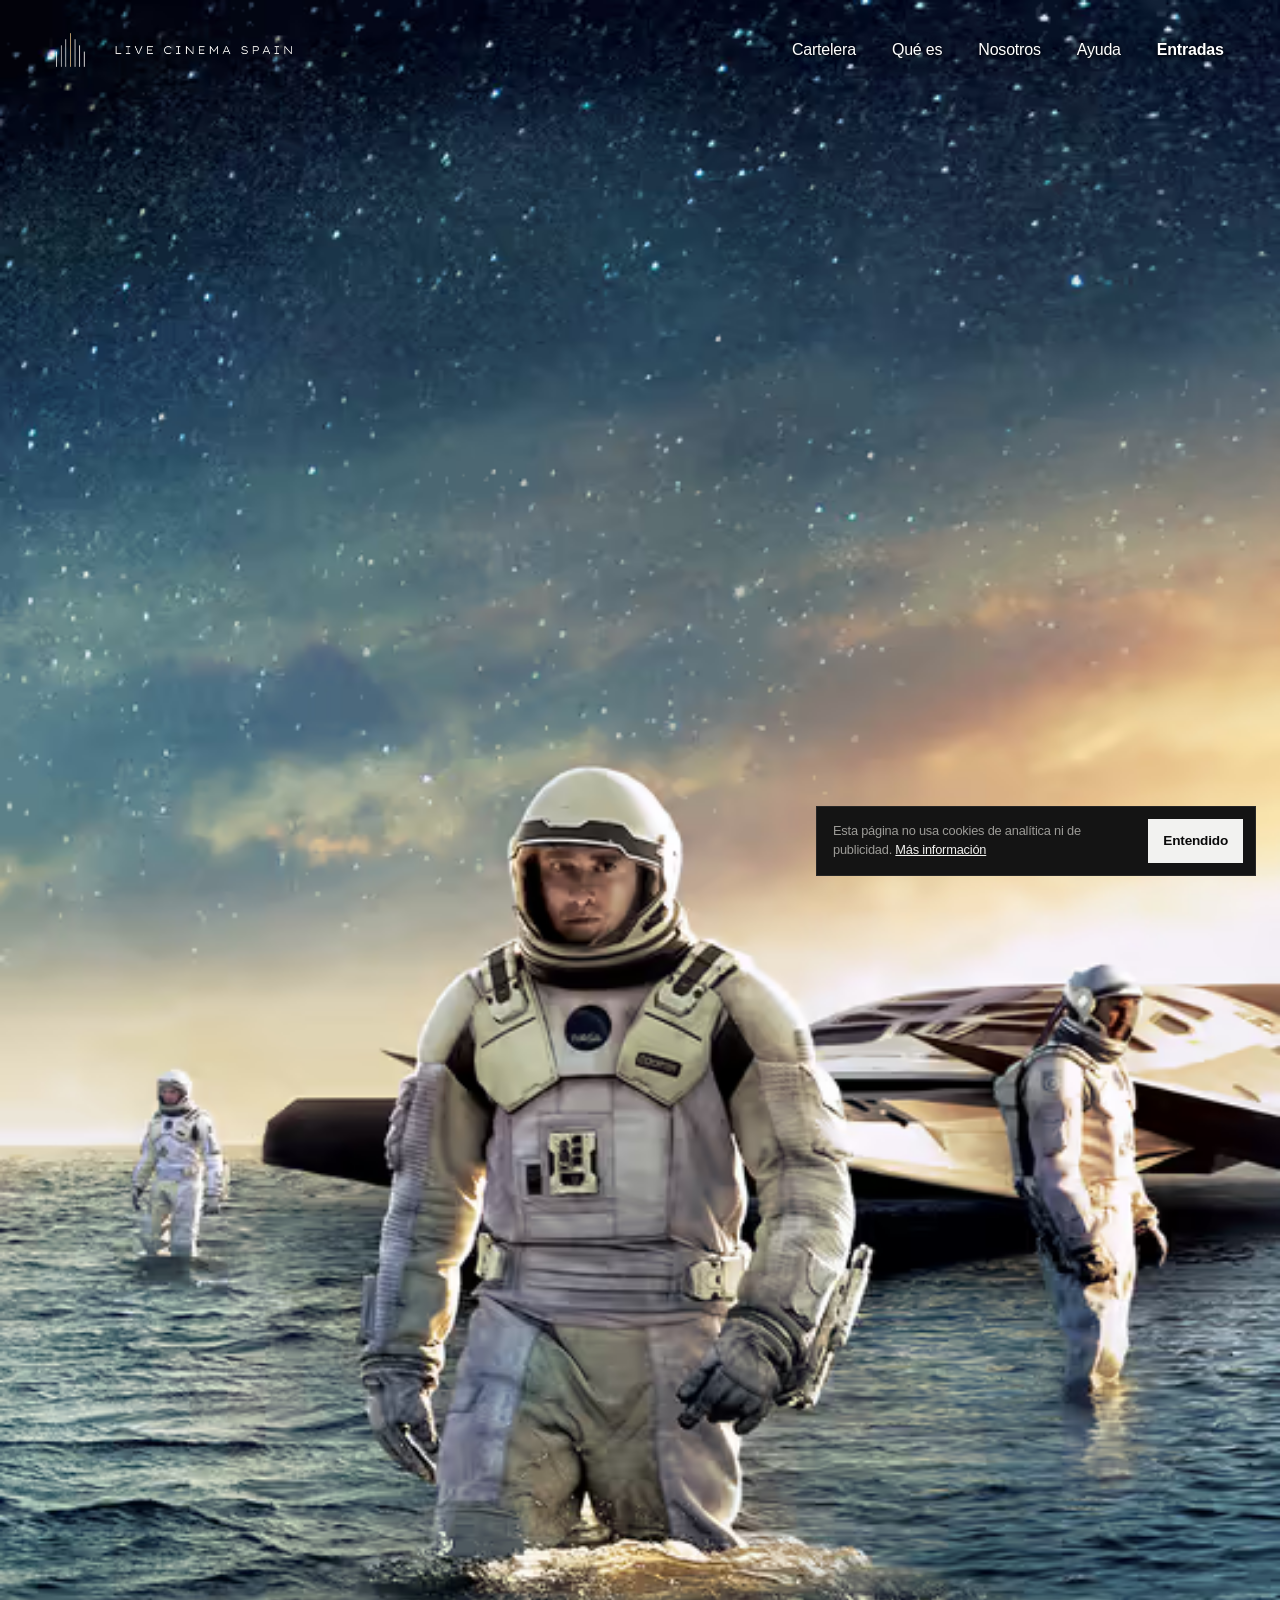
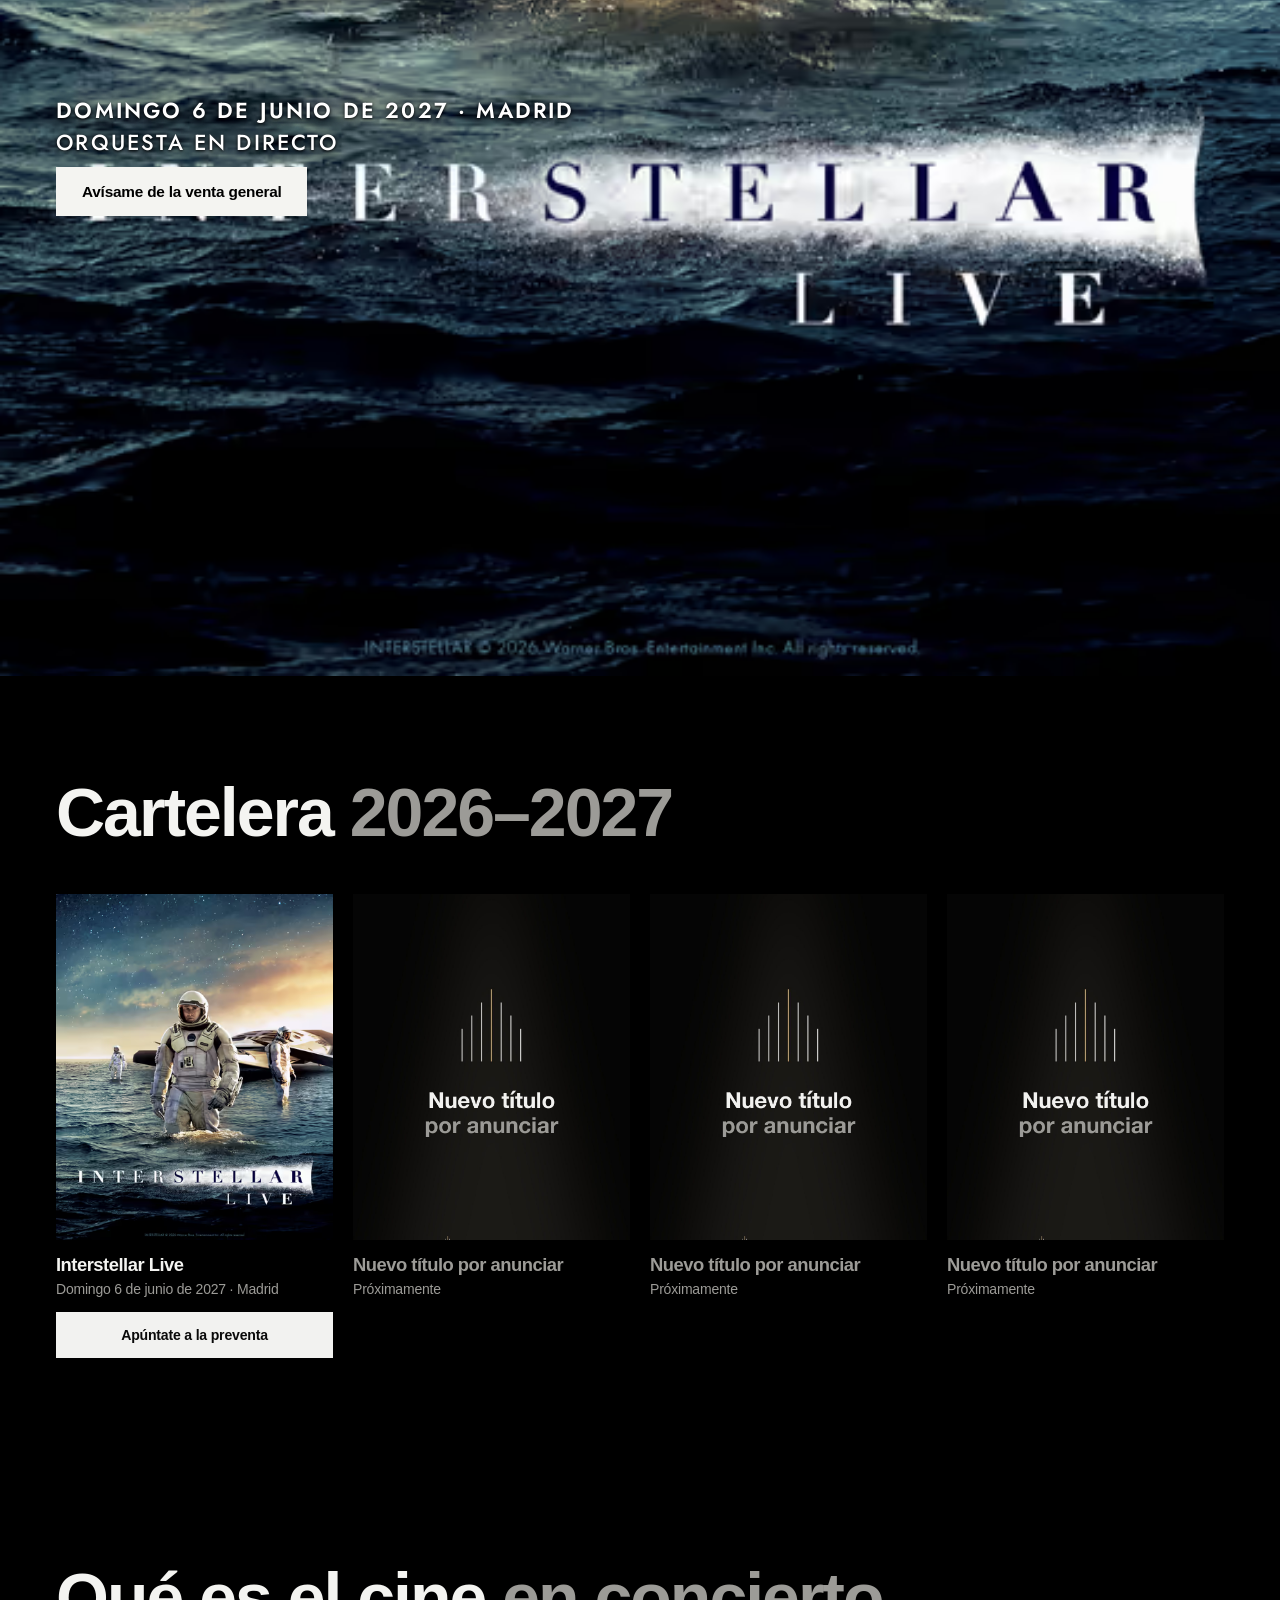
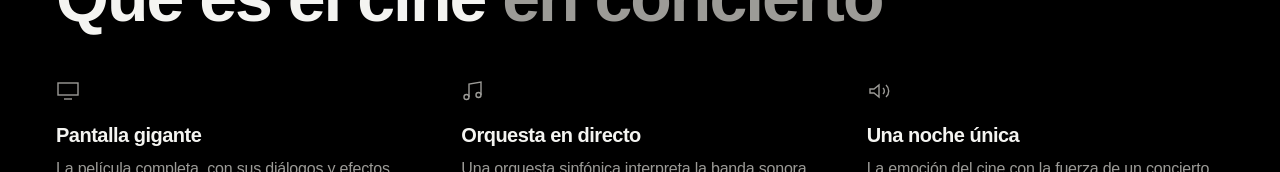
<file: index.html>
<!doctype html>
<html lang="es">
<head>
<meta charset="utf-8">
<meta name="robots" content="noindex">
<meta name="viewport" content="width=device-width, initial-scale=1, viewport-fit=cover">
<title>Live Cinema Spain · Cine en concierto con orquesta en directo</title>
<meta name="description" content="Live Cinema Spain produce y promueve cine en concierto en España: películas en pantalla gigante con orquesta sinfónica en directo. Cartelera 2026–2027: primeros títulos muy pronto.">
<link rel="canonical" href="https://livecinemaes.com/">
<meta name="theme-color" content="#0a0a0a">
<meta property="og:type" content="website">
<meta property="og:site_name" content="Live Cinema Spain">
<meta property="og:locale" content="es_ES">
<meta property="og:title" content="Live Cinema Spain · Cine en concierto con orquesta en directo">
<meta property="og:description" content="Live Cinema Spain produce y promueve cine en concierto en España: películas en pantalla gigante con orquesta sinfónica en directo. Cartelera 2026–2027: primeros títulos muy pronto.">
<meta property="og:url" content="https://livecinemaes.com/">
<meta property="og:image" content="https://livecinemaes.com/img/og-image.jpg">
<meta property="og:image:width" content="1200">
<meta property="og:image:height" content="630">
<meta name="twitter:card" content="summary_large_image">
<link rel="icon" href="img/favicon.svg" type="image/svg+xml">
<link rel="icon" href="img/favicon-32.png" sizes="32x32" type="image/png">
<link rel="apple-touch-icon" href="img/apple-touch-icon.png">
<link rel="preload" as="image" type="image/avif" media="(max-width: 700px)" imagesrcset="img/kv/kv-9x16-540.avif 540w, img/kv/kv-9x16-780.avif 780w, img/kv/kv-9x16-900.avif 900w" imagesizes="100vw" fetchpriority="high">
<link rel="preload" as="image" type="image/avif" media="(min-width: 701px)" imagesrcset="img/kv/kv-16x9-1000.avif 1000w, img/kv/kv-16x9-1600.avif 1600w" imagesizes="100vw" fetchpriority="high">
<link rel="stylesheet" href="css/styles.css?v=20261108a">
<script>document.documentElement.classList.add('js')</script>
<script type="application/ld+json">{"@context": "https://schema.org", "@type": "Organization", "name": "Live Cinema Spain", "url": "https://livecinemaes.com/", "logo": "https://livecinemaes.com/img/logo-livecinema.png", "email": "info@livecinemaes.com", "sameAs": ["https://www.tiktok.com/@livecinemaspain", "https://www.instagram.com/livecinemaspain/"]}</script>
</head>
<body class="con-kv" data-page="home" data-estado="lista" data-ahora="1794150448815" data-hasta="1794351599000">
<a class="skip" href="#main">Saltar al contenido</a>
<main id="main">
  <section class="hero-kv" aria-labelledby="hero-title">
    <header class="cab-kv">
      <a class="logo" href="./" aria-label="Live Cinema Spain, inicio"><img src="img/logo-livecinema.png" alt="Live Cinema Spain" width="887" height="128"></a>
      <nav class="nav-kv" aria-label="Principal">
        <a href="#cartelera">Cartelera</a>
        <a href="#que-es">Qué es</a>
        <a href="#nosotros">Nosotros</a>
        <a href="#ayuda">Ayuda</a>
        <a class="act js-compra" href="#lista-espera" aria-haspopup="dialog">Entradas</a>
      </nav>
    </header>
    <div class="poster">
      <picture>
        <source media="(max-width: 700px)" type="image/avif" srcset="img/kv/kv-9x16-540.avif 540w, img/kv/kv-9x16-780.avif 780w, img/kv/kv-9x16-900.avif 900w" sizes="100vw" width="900" height="1600">
        <source media="(max-width: 700px)" type="image/webp" srcset="img/kv/kv-9x16-540.webp 540w, img/kv/kv-9x16-780.webp 780w, img/kv/kv-9x16-900.webp 900w" sizes="100vw" width="900" height="1600">
        <source media="(max-width: 700px)" srcset="img/kv/kv-9x16-540.jpg 540w, img/kv/kv-9x16-780.jpg 780w, img/kv/kv-9x16-900.jpg 900w" sizes="100vw" width="900" height="1600">
        <source type="image/avif" srcset="img/kv/kv-16x9-1000.avif 1000w, img/kv/kv-16x9-1600.avif 1600w" sizes="100vw" width="1600" height="900">
        <source type="image/webp" srcset="img/kv/kv-16x9-1000.webp 1000w, img/kv/kv-16x9-1600.webp 1600w" sizes="100vw" width="1600" height="900">
        <img src="img/kv/kv-16x9-1600.jpg" srcset="img/kv/kv-16x9-1000.jpg 1000w, img/kv/kv-16x9-1600.jpg 1600w" sizes="100vw" alt="Interstellar Live" width="1600" height="900" fetchpriority="high">
      </picture>
      <div class="bajo">
        <h1 class="sr-only" id="hero-title">Interstellar Live</h1>
        <p class="datos">Domingo 6 de junio de 2027 · Madrid<br><span class="l2">Orquesta en directo</span></p>
        <div class="cta cta-d"><a class="btn btn-kv js-compra" href="#lista-espera" aria-haspopup="dialog">Apúntate a la preventa</a></div>
      </div>
    </div>
    
  </section>

  <section class="section" id="cartelera" aria-labelledby="t-cartelera">
    <div class="wrap">
      <h2 class="title-l section-title reveal" id="t-cartelera">Cartelera <span>2026–2027</span></h2>
      <ul class="posters">
        <li class="reveal">
          <a class="card card-kv js-compra" href="#lista-espera" aria-haspopup="dialog">
            <div class="card-poster">
              <picture>
                <source type="image/avif" srcset="img/kv/kv-4x5-400.avif 400w, img/kv/kv-4x5-720.avif 720w" sizes="(min-width: 900px) 25vw, 50vw" width="1080" height="1350">
                <source type="image/webp" srcset="img/kv/kv-4x5-400.webp 400w, img/kv/kv-4x5-720.webp 720w" sizes="(min-width: 900px) 25vw, 50vw" width="1080" height="1350">
                <img src="img/kv/kv-4x5-720.jpg" srcset="img/kv/kv-4x5-400.jpg 400w, img/kv/kv-4x5-720.jpg 720w" sizes="(min-width: 900px) 25vw, 50vw" alt="Interstellar Live" width="1080" height="1350" loading="lazy" decoding="async">
              </picture>
            </div>
            <div class="card-body">
              <h3 class="card-title">Interstellar Live</h3>
              <p class="card-meta">Domingo 6 de junio de 2027 · Madrid</p>
              <span class="btn card-boton js-compra-texto">Apúntate a la preventa</span>
            </div>
          </a>
        </li>
        <li class="reveal" style="--d:0.06s">
          <div class="card is-soon">
            <div class="card-poster"><img src="img/poster-proximamente.jpg" alt="Póster de Live Cinema Spain: nuevo título por anunciar" width="1000" height="1500" loading="lazy"></div>
            <div class="card-body">
              <h3 class="card-title">Nuevo título por anunciar</h3>
              <p class="card-meta">Próximamente</p>
            </div>
          </div>
        </li>
        <li class="reveal" style="--d:0.12s">
          <div class="card is-soon">
            <div class="card-poster"><img src="img/poster-proximamente.jpg" alt="Póster de Live Cinema Spain: nuevo título por anunciar" width="1000" height="1500" loading="lazy"></div>
            <div class="card-body">
              <h3 class="card-title">Nuevo título por anunciar</h3>
              <p class="card-meta">Próximamente</p>
            </div>
          </div>
        </li>
        <li class="reveal" style="--d:0.18s">
          <div class="card is-soon">
            <div class="card-poster"><img src="img/poster-proximamente.jpg" alt="Póster de Live Cinema Spain: nuevo título por anunciar" width="1000" height="1500" loading="lazy"></div>
            <div class="card-body">
              <h3 class="card-title">Nuevo título por anunciar</h3>
              <p class="card-meta">Próximamente</p>
            </div>
          </div>
        </li>
      </ul>
    </div>
  </section>

  <section class="section" id="que-es" aria-labelledby="t-quees">
    <div class="wrap">
      <h2 class="title-l section-title reveal" id="t-quees">Qué es el cine <span>en concierto</span></h2>
      <ul class="features">
        <li class="feature reveal">
          <svg viewBox="0 0 24 24" fill="none" stroke="currentColor" stroke-width="1.4" aria-hidden="true"><rect x="2" y="4" width="20" height="12"/><path d="M8 20h8"/></svg>
          <h3>Pantalla gigante</h3>
          <p>La película completa, con sus diálogos y efectos originales, proyectada sobre el escenario.</p>
        </li>
        <li class="feature reveal" style="--d:.08s">
          <svg viewBox="0 0 24 24" fill="none" stroke="currentColor" stroke-width="1.4" aria-hidden="true"><path d="M8 18V5l12-2v13"/><circle cx="5.5" cy="18" r="2.5"/><circle cx="17.5" cy="16" r="2.5"/></svg>
          <h3>Orquesta en directo</h3>
          <p>Una orquesta sinfónica interpreta la banda sonora en vivo, sincronizada con cada fotograma.</p>
        </li>
        <li class="feature reveal" style="--d:.16s">
          <svg viewBox="0 0 24 24" fill="none" stroke="currentColor" stroke-width="1.4" aria-hidden="true"><path d="M3 10v4h4l5 4V6l-5 4z"/><path d="M16 9a4 4 0 0 1 0 6M19 6a8 8 0 0 1 0 12"/></svg>
          <h3>Una noche única</h3>
          <p>La emoción del cine con la fuerza de un concierto. No se puede ver en casa ni repetir igual.</p>
        </li>
      </ul>
    </div>
  </section>

  <section class="section" id="nosotros" aria-labelledby="t-nosotros">
    <div class="wrap">
      <div class="about">
        <div class="about-media reveal">
          <img src="img/nosotros.jpg" alt="Orquesta sinfónica tocando bajo una pantalla con el logo de Live Cinema Spain" width="1086" height="1357" loading="lazy">
        </div>
        <div class="about-copy reveal" style="--d:.08s">
          <h2 class="title-l" id="t-nosotros">Nosotros</h2>
          <p>Live Cinema Spain trae a España el cine en concierto: grandes películas en pantalla gigante con su banda sonora interpretada en directo por una orquesta sinfónica.</p>
        </div>
      </div>
    </div>
  </section>

  <section class="section ayuda" id="ayuda" aria-labelledby="t-ayuda">
    <div class="wrap">
      <div class="ayuda-caja reveal">
        <h2 class="title-l" id="t-ayuda">Ayuda</h2>
        <p class="ayuda-pregunta">¿Dudas con tus entradas?</p>
        <p class="ayuda-mail">Escríbenos a <a href="mailto:entradas@livecinemaes.com">entradas@livecinemaes.com</a></p>
        <p class="ayuda-plazo">Te respondemos en menos de 24 h.</p>
        
      </div>
    </div>
  </section>
</main>

<footer class="pie-kv">
  <p>Interstellar Live is produced by Cutting Edge Group Presents in partnership with City Light Concerts.</p>
  <p>Interstellar © 2026 Warner Bros. Entertainment Inc. and Paramount Pictures Corporation. All rights reserved.</p>
  <p class="pie-enlaces"><span>© 2026 Live Cinema Spain</span><a href="legal/aviso-legal.html">Aviso legal</a><a href="legal/privacidad.html">Privacidad</a><a href="legal/cookies.html">Cookies</a></p>
</footer>
<dialog class="lista" id="lista-espera" aria-labelledby="lista-titulo">
  <button class="lista-cerrar" type="button" aria-label="Cerrar">×</button>
  <div class="lista-form">
    <h2 id="lista-titulo" class="sr-only">Apúntate a la preventa</h2>
    <ol class="lista-pasos" aria-label="Así funciona la preventa">
      <li class="lp lp-hoy"><span class="lp-n" aria-hidden="true">1</span><p><b class="lp-fecha">Hoy</b><span class="lp-frase">Apúntate con tu correo</span></p></li>
      <li class="lp"><span class="lp-n" aria-hidden="true">2</span><p><b class="lp-fecha">Mié 11 nov · 12:00</b><span class="lp-frase">Te llega tu acceso y compras antes que nadie</span></p></li>
      <li class="lp"><span class="lp-n" aria-hidden="true">3</span><p><b class="lp-fecha">Jue 12 nov · 12:00</b><span class="lp-frase">Venta para todo el público</span></p></li>
    </ol>
    <p id="lista-texto">Apúntate antes del martes 10 de noviembre a las 23:59 para entrar en la preventa.</p>
    <form id="form-lista-espera" novalidate>
      <label class="sr-only" for="lista-email">Correo</label>
      <input class="input" id="lista-email" name="email" type="email" inputmode="email" autocomplete="email" placeholder="tu@email.com" required>
      <button class="btn" type="submit">Apuntarme</button>
      <div class="hp" aria-hidden="true"><label>Web<input name="website" tabindex="-1" autocomplete="off"></label></div>
      <label class="check"><input name="privacidad" type="checkbox" required><span>He leído y acepto la <a href="legal/privacidad.html">política de privacidad</a>, y quiero recibir el acceso a la preventa y los avisos de venta de entradas de este espectáculo</span></label>
      <div id="lista-turnstile"></div>
      <p class="msg" id="lista-msg" role="alert"></p>
    </form>
  </div>
  <p class="lista-hecho" id="lista-hecho" tabindex="-1" hidden>Ya estás en la lista. Te enviaremos el acceso a la preventa, que va del miércoles 11 de noviembre a las 12:00 al jueves 12 a las 12:00.</p>
  <div class="lista-comercial" id="lista-comercial" hidden>
    <button class="btn btn-line" id="lista-comercial-si" type="button">Avisadme también de futuros espectáculos</button>
    <p class="lista-comercial-nota" id="lista-comercial-nota">Opcional. Al pulsar aceptas recibir comunicaciones comerciales de Live Cinema Spain. Puedes darte de baja cuando quieras.</p>
    <p class="msg" id="lista-comercial-msg" role="status"></p>
  </div>
</dialog>
<div class="cookie" id="cookie" role="region" aria-label="Aviso de cookies" hidden>
  <p>Esta página no usa cookies de analítica ni de publicidad. <a href="legal/cookies.html">Más información</a></p>
  <button class="btn" type="button">Entendido</button>
</div>
<script src="js/espejo.js?v=202611081507"></script>
<script src="js/main.js?v=202611081507"></script>
</body>
</html>
</file>
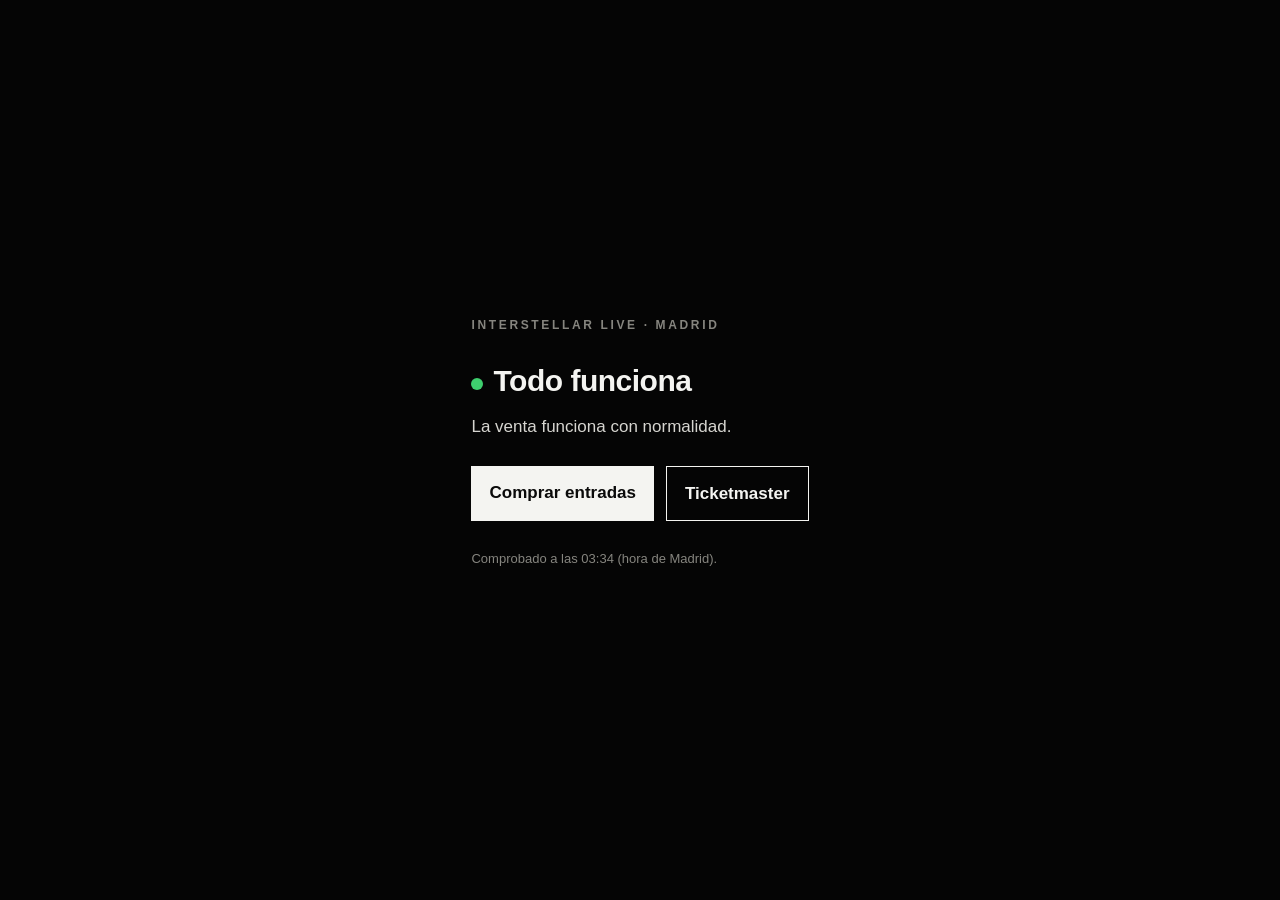
<file: estado/index.html>
<!doctype html>
<html lang="es">
<head>
<meta charset="utf-8">
<meta name="viewport" content="width=device-width,initial-scale=1">
<meta name="robots" content="noindex">
<title>Estado de la venta · Interstellar Live Madrid</title>
<style>
  :root{color-scheme:dark}
  body{margin:0;min-height:100vh;background:#050505;color:#f4f4f1;font:400 17px/1.6 -apple-system,"Helvetica Neue",Helvetica,Arial,sans-serif;display:flex;align-items:center;justify-content:center}
  main{max-width:560px;padding:32px 20px}
  .marca{font-size:12px;font-weight:700;letter-spacing:.22em;text-transform:uppercase;color:#86857f;margin:0 0 28px}
  .punto{display:inline-block;width:12px;height:12px;border-radius:50%;margin-right:10px;vertical-align:1px;background:#3ecf6e}
  [data-estado="demanda"] .punto{background:#f2b33d}
  [data-estado="problema"] .punto{background:#e5484d}
  h1{font-size:30px;line-height:1.2;margin:0 0 14px;font-weight:700;letter-spacing:-.5px}
  p{margin:0 0 14px;color:#d6d5d0}
  a{color:#f4f4f1}
  .botones{margin-top:26px;display:flex;flex-wrap:wrap;gap:12px}
  .btn{display:inline-block;padding:13px 18px;background:#f4f4f1;color:#0a0a0a;font-weight:700;text-decoration:none}
  .btn-linea{background:none;color:#f4f4f1;border:1px solid #f4f4f1}
  .hora{font-size:13px;color:#86857f;margin-top:28px}
</style>
</head>
<body data-estado="ok">
<main>
  <p class="marca">Interstellar Live · Madrid</p>
  <h1><span class="punto" aria-hidden="true"></span><span id="titulo">Todo funciona</span></h1>
  <p id="texto">La venta funciona con normalidad.</p>
  <div class="botones">
    <a class="btn" href="https://livecinemaes.com/comprar">Comprar entradas</a>
    <a class="btn btn-linea" href="https://www.ticketmaster.es/">Ticketmaster</a>
  </div>
  <p class="hora" id="hora"></p>
</main>
<script>
  // Página de estado fuera de Cloudflare (GitHub Pages): se cambia editando estado.json. Se vuelve a mirar cada minuto.
  const TEXTOS = {
    ok: ['Todo funciona', 'La venta funciona con normalidad.'],
    demanda: ['Mucha demanda', 'Hay muchísima gente comprando a la vez. No cierres la página: la cola avanza y no pierdes tu sitio.'],
    problema: ['Problema técnico', 'Estamos resolviendo un problema técnico. Ampliamos la preventa{hasta}. Tus compras ya hechas siguen siendo válidas.'],
  };
  async function mirar() {
    try {
      const e = await fetch('estado.json?t=' + Date.now(), { cache: 'no-store' }).then((r) => r.json());
      const [titulo, texto] = TEXTOS[e.estado] || TEXTOS.ok;
      document.body.dataset.estado = TEXTOS[e.estado] ? e.estado : 'ok';
      document.getElementById('titulo').textContent = titulo;
      document.getElementById('texto').textContent = (e.texto || texto).replace('{hasta}', e.hasta ? ` hasta las ${e.hasta}` : '');
      document.getElementById('hora').textContent = 'Comprobado a las ' + new Date().toLocaleTimeString('es-ES', { hour: '2-digit', minute: '2-digit', timeZone: 'Europe/Madrid' }) + ' (hora de Madrid).';
    } catch { /* se queda lo último */ }
  }
  mirar(); setInterval(mirar, 60000);
</script>
</body>
</html>
</file>
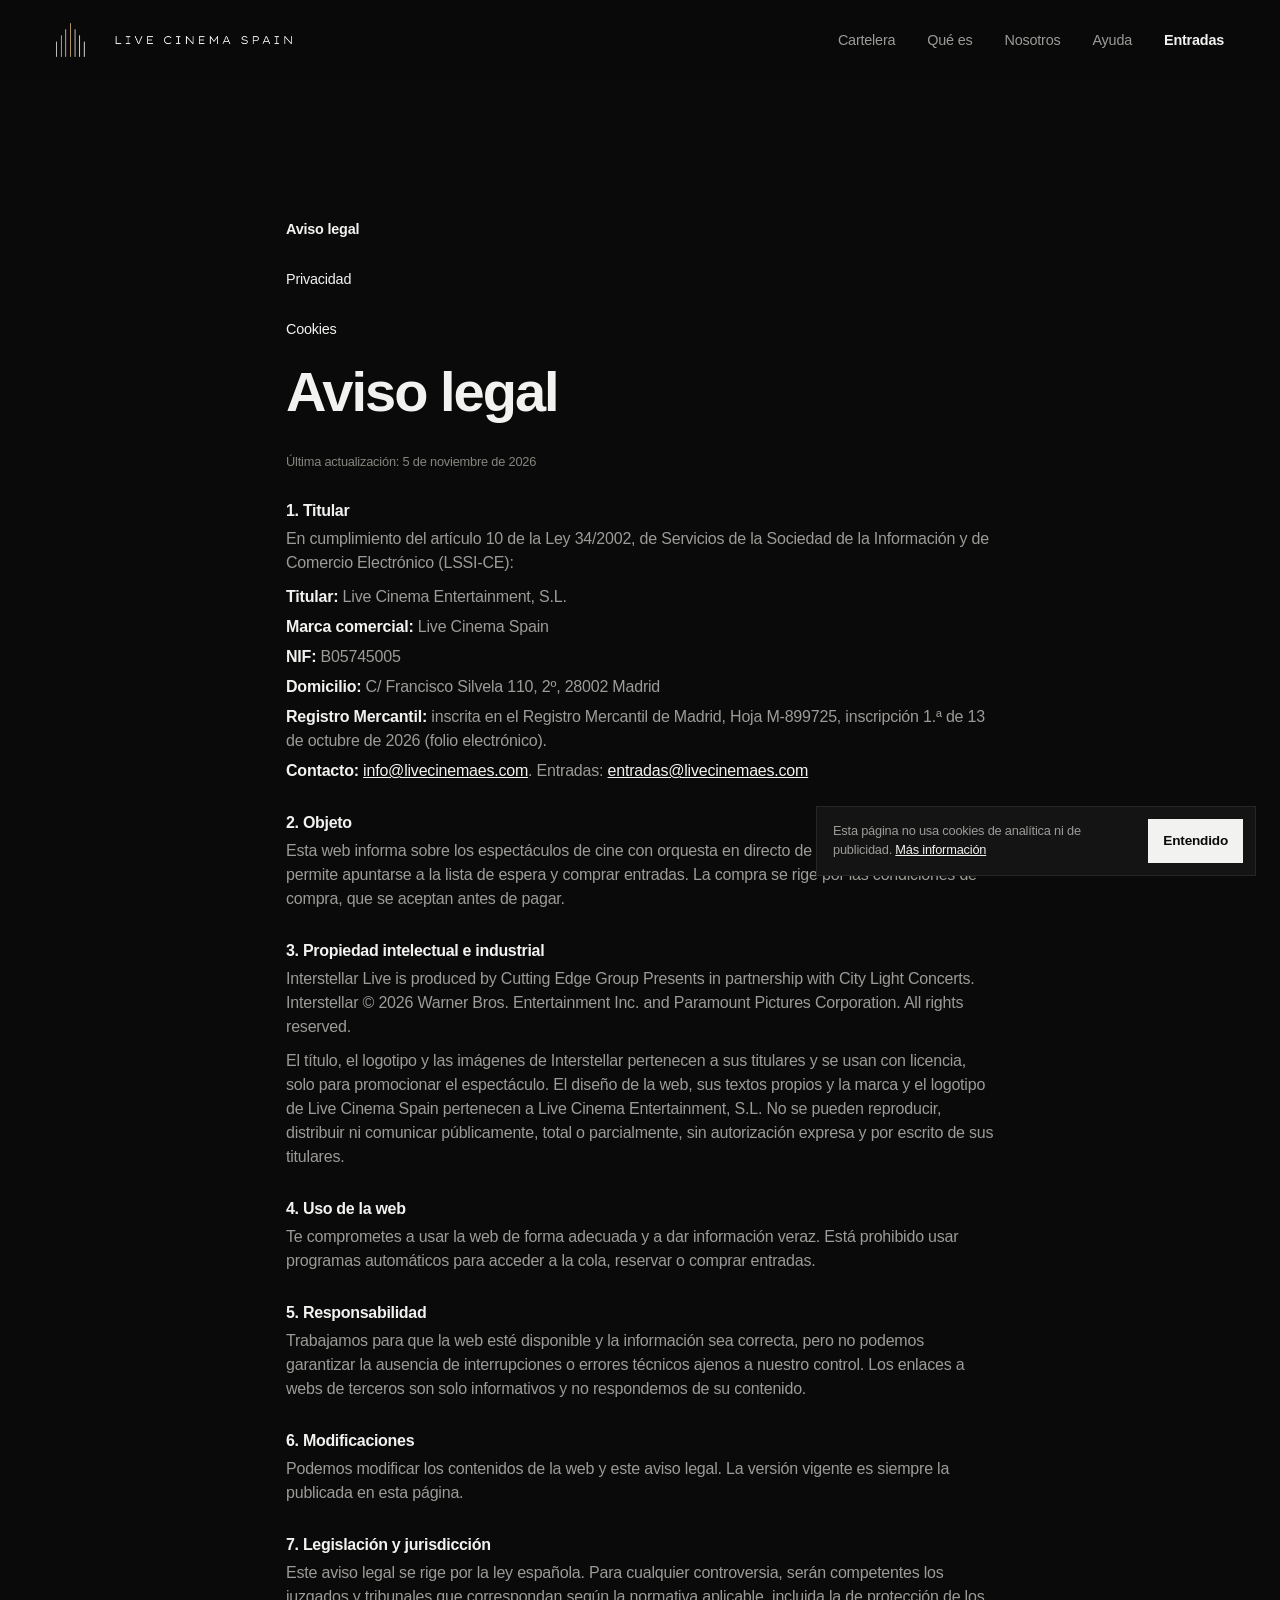
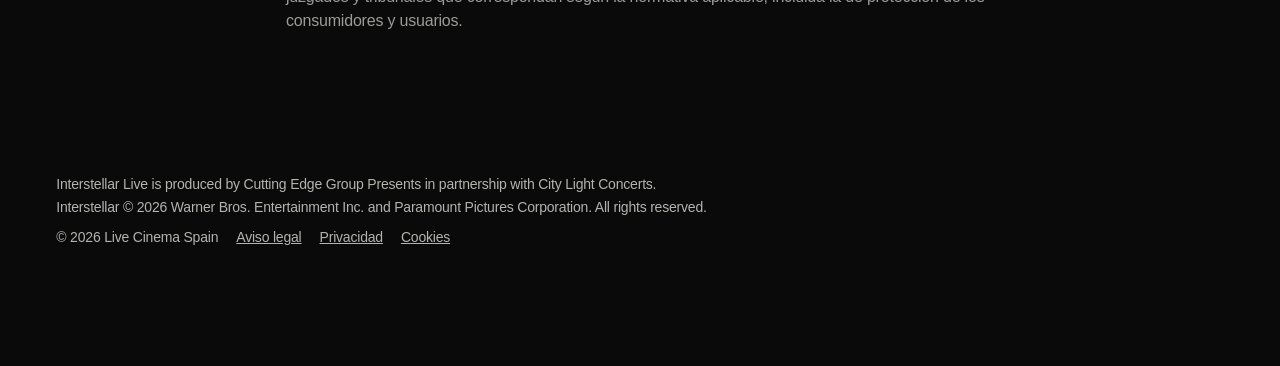
<file: legal/aviso-legal.html>
<!doctype html>
<html lang="es">
<head>
<meta charset="utf-8">
<meta name="robots" content="noindex">
<meta name="viewport" content="width=device-width, initial-scale=1, viewport-fit=cover">
<title>Aviso legal · Live Cinema Spain</title>
<meta name="description" content="Aviso legal de Live Cinema Spain, marca de Live Cinema Entertainment, S.L.">
<link rel="canonical" href="https://livecinemaes.com/legal/aviso-legal">
<meta name="theme-color" content="#0a0a0a">
<meta property="og:type" content="website">
<meta property="og:site_name" content="Live Cinema Spain">
<meta property="og:locale" content="es_ES">
<meta property="og:title" content="Aviso legal · Live Cinema Spain">
<meta property="og:description" content="Aviso legal de Live Cinema Spain, marca de Live Cinema Entertainment, S.L.">
<meta property="og:url" content="https://livecinemaes.com/legal/aviso-legal">
<meta property="og:image" content="https://livecinemaes.com/img/og-image.jpg">
<meta property="og:image:width" content="1200">
<meta property="og:image:height" content="630">
<meta name="twitter:card" content="summary_large_image">
<link rel="icon" href="../img/favicon.svg" type="image/svg+xml">
<link rel="icon" href="../img/favicon-32.png" sizes="32x32" type="image/png">
<link rel="apple-touch-icon" href="../img/apple-touch-icon.png">
<link rel="stylesheet" href="../css/styles.css?v=20261108a">
<script>document.documentElement.classList.add('js')</script>
</head>
<body data-page="legal">
<a class="skip" href="#main">Saltar al contenido</a>
<header class="site-header is-static">
  <div class="wrap">
    <a class="logo" href="../index.html" aria-label="Live Cinema Spain, inicio"><img src="../img/logo-livecinema.png" alt="Live Cinema Spain" width="887" height="128"></a>
    <nav class="nav" aria-label="Principal">
      <ul>
        <li><a href="../index.html#cartelera">Cartelera</a></li>
        <li><a href="../index.html#que-es">Qué es</a></li>
        <li><a href="../index.html#nosotros">Nosotros</a></li>
        <li><a href="../index.html#ayuda">Ayuda</a></li>
        <li><a class="nav-cta" href="../index.html#lista-espera">Entradas</a></li>
      </ul>
    </nav>
    <button class="menu-btn" type="button" aria-expanded="false" aria-controls="mobile-nav" aria-label="Abrir menú"><span></span></button>
  </div>
</header>
<div class="mobile-nav" id="mobile-nav">
  <nav aria-label="Menú móvil">
    <ul>
      <li><a href="../index.html#cartelera">Cartelera</a></li>
      <li><a href="../index.html#que-es">Qué es</a></li>
      <li><a href="../index.html#nosotros">Nosotros</a></li>
      <li><a href="../index.html#ayuda">Ayuda</a></li>
    </ul>
  </nav>
  <div class="menu-foot">
    <a class="btn" href="../index.html#lista-espera">Entradas</a>
    <ul class="social" aria-label="Redes sociales">
      <li><a href="https://www.tiktok.com/@livecinemaspain"><svg viewBox="0 0 24 24" fill="currentColor" aria-hidden="true"><path d="M16.6 3c.3 2.2 1.6 3.6 3.9 3.8v3a7.4 7.4 0 0 1-3.9-1.2v6.1c0 3.6-2.6 6.3-6.2 6.3A6 6 0 0 1 4.3 15c0-3.7 3.1-6.4 7-5.9v3.2c-1.8-.4-3.6.6-3.6 2.6 0 1.6 1.2 2.8 2.7 2.8 1.6 0 2.8-1.2 2.8-3.2V3h3.4Z"/></svg> TikTok</a></li>
      <li><a href="https://www.instagram.com/livecinemaspain/"><svg viewBox="0 0 24 24" fill="none" stroke="currentColor" stroke-width="1.7" aria-hidden="true"><rect x="3.5" y="3.5" width="17" height="17" rx="5"/><circle cx="12" cy="12" r="4"/><circle cx="17.2" cy="6.8" r="1" fill="currentColor" stroke="none"/></svg> Instagram</a></li>
    </ul>
  </div>
</div>

<main id="main" class="legal-page">
  <div class="wrap">
    <nav aria-label="Información legal">
      <ul class="legal-tabs">
        <li><a href="aviso-legal.html" aria-current="page">Aviso legal</a></li>
        <li><a href="privacidad.html">Privacidad</a></li>
        <li><a href="cookies.html">Cookies</a></li>
        </ul>
    </nav>
    <article>
<h1>Aviso legal</h1>
<p class="upd">Última actualización: 5 de noviembre de 2026</p>
<h2>1. Titular</h2>
<p>En cumplimiento del artículo 10 de la Ley 34/2002, de Servicios de la Sociedad de la Información y de Comercio Electrónico (LSSI-CE):</p>
<ul><li><b>Titular:</b> Live Cinema Entertainment, S.L.</li><li><b>Marca comercial:</b> Live Cinema Spain</li><li><b>NIF:</b> B05745005</li><li><b>Domicilio:</b> C/ Francisco Silvela 110, 2º, 28002 Madrid</li><li><b>Registro Mercantil:</b> inscrita en el Registro Mercantil de Madrid, Hoja M-899725, inscripción 1.ª de 13 de octubre de 2026 (folio electrónico).</li><li><b>Contacto:</b> <a href="mailto:info@livecinemaes.com">info@livecinemaes.com</a>. Entradas: <a href="mailto:entradas@livecinemaes.com">entradas@livecinemaes.com</a></li></ul>
<h2>2. Objeto</h2>
<p>Esta web informa sobre los espectáculos de cine con orquesta en directo de Live Cinema Spain, permite apuntarse a la lista de espera y comprar entradas. La compra se rige por las condiciones de compra, que se aceptan antes de pagar.</p>
<h2>3. Propiedad intelectual e industrial</h2>
<p>Interstellar Live is produced by Cutting Edge Group Presents in partnership with City Light Concerts.<br>Interstellar © 2026 Warner Bros. Entertainment Inc. and Paramount Pictures Corporation. All rights reserved.</p>
<p>El título, el logotipo y las imágenes de Interstellar pertenecen a sus titulares y se usan con licencia, solo para promocionar el espectáculo. El diseño de la web, sus textos propios y la marca y el logotipo de Live Cinema Spain pertenecen a Live Cinema Entertainment, S.L. No se pueden reproducir, distribuir ni comunicar públicamente, total o parcialmente, sin autorización expresa y por escrito de sus titulares.</p>
<h2>4. Uso de la web</h2>
<p>Te comprometes a usar la web de forma adecuada y a dar información veraz. Está prohibido usar programas automáticos para acceder a la cola, reservar o comprar entradas.</p>
<h2>5. Responsabilidad</h2>
<p>Trabajamos para que la web esté disponible y la información sea correcta, pero no podemos garantizar la ausencia de interrupciones o errores técnicos ajenos a nuestro control. Los enlaces a webs de terceros son solo informativos y no respondemos de su contenido.</p>
<h2>6. Modificaciones</h2>
<p>Podemos modificar los contenidos de la web y este aviso legal. La versión vigente es siempre la publicada en esta página.</p>
<h2>7. Legislación y jurisdicción</h2>
<p>Este aviso legal se rige por la ley española. Para cualquier controversia, serán competentes los juzgados y tribunales que correspondan según la normativa aplicable, incluida la de protección de los consumidores y usuarios.</p>
</article>
  </div>
</main>

<footer class="pie-kv">
  <p>Interstellar Live is produced by Cutting Edge Group Presents in partnership with City Light Concerts.</p>
  <p>Interstellar © 2026 Warner Bros. Entertainment Inc. and Paramount Pictures Corporation. All rights reserved.</p>
  <p class="pie-enlaces"><span>© 2026 Live Cinema Spain</span><a href="../legal/aviso-legal.html">Aviso legal</a><a href="../legal/privacidad.html">Privacidad</a><a href="../legal/cookies.html">Cookies</a></p>
</footer>
<div class="cookie" id="cookie" role="region" aria-label="Aviso de cookies" hidden>
  <p>Esta página no usa cookies de analítica ni de publicidad. <a href="../legal/cookies.html">Más información</a></p>
  <button class="btn" type="button">Entendido</button>
</div>
<script src="../js/espejo.js?v=202611081507"></script>
<script src="../js/main.js?v=202611081507"></script>
</body>
</html>
</file>
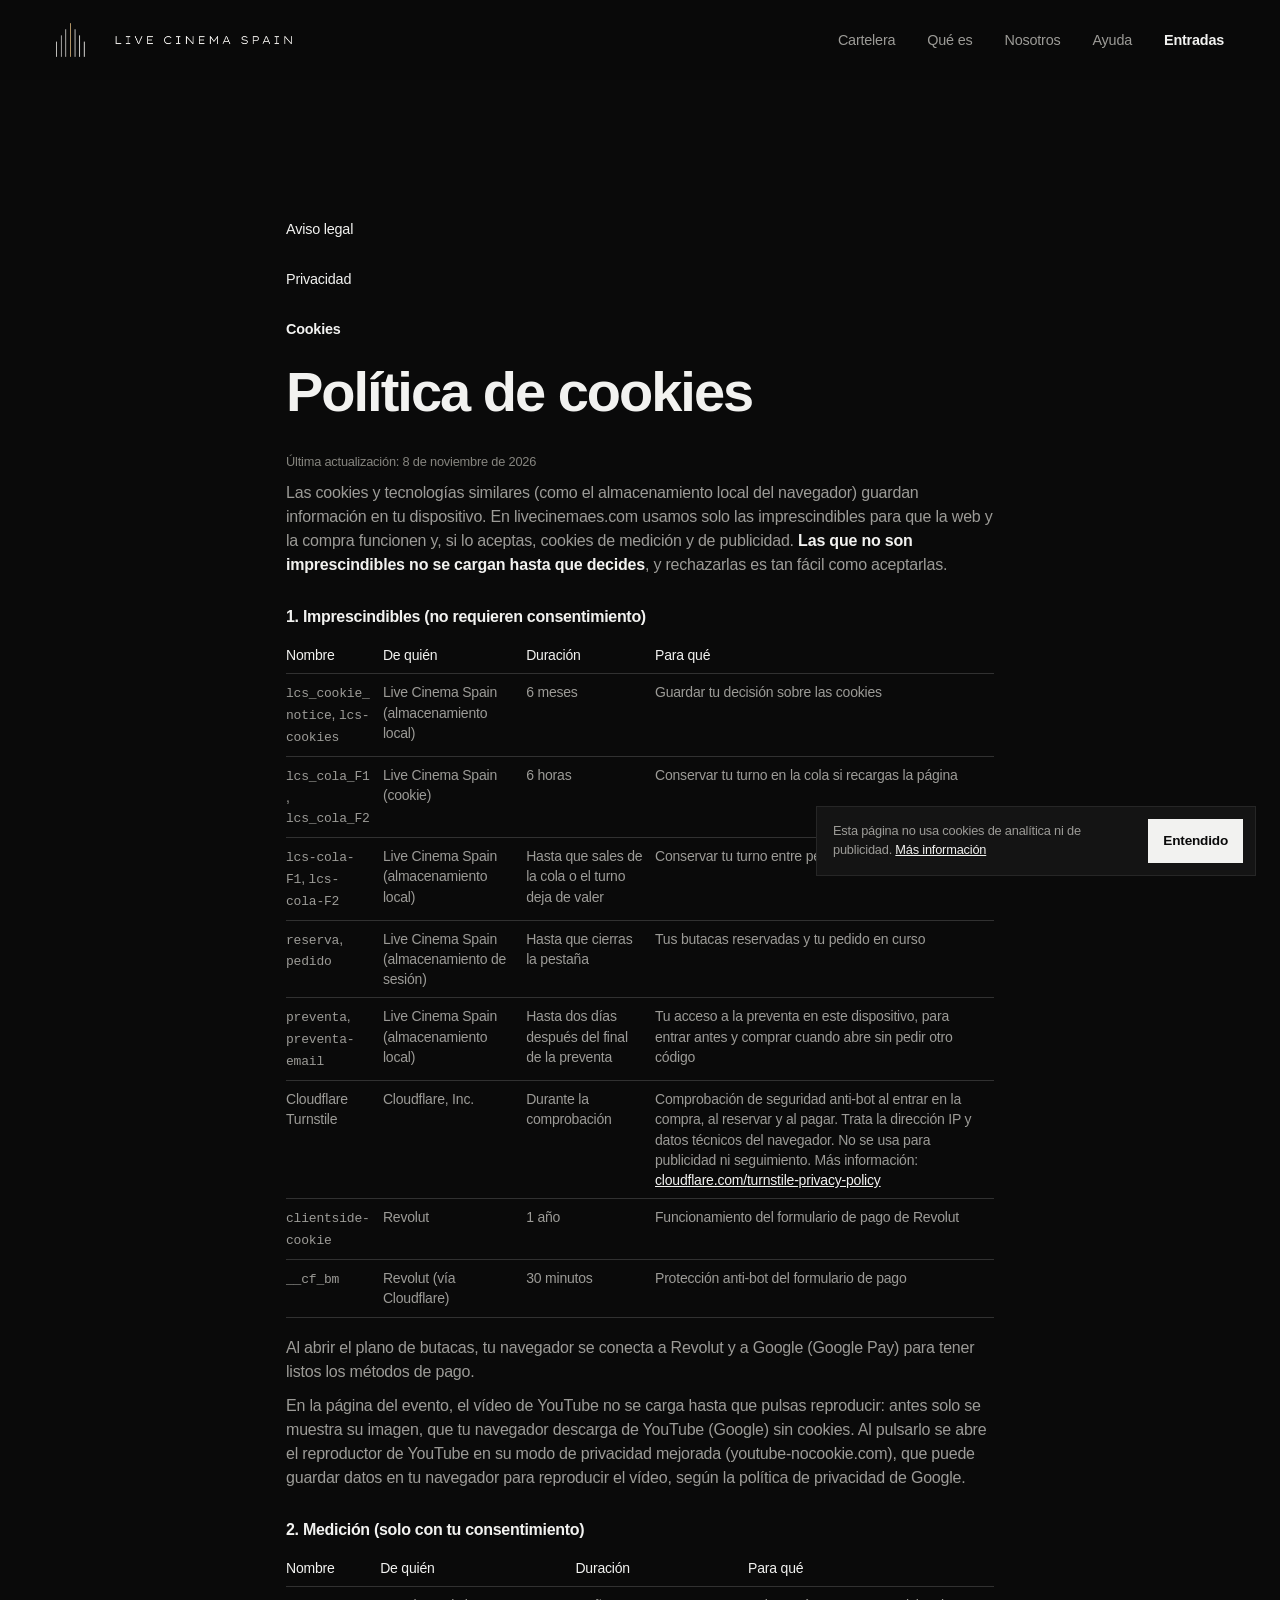
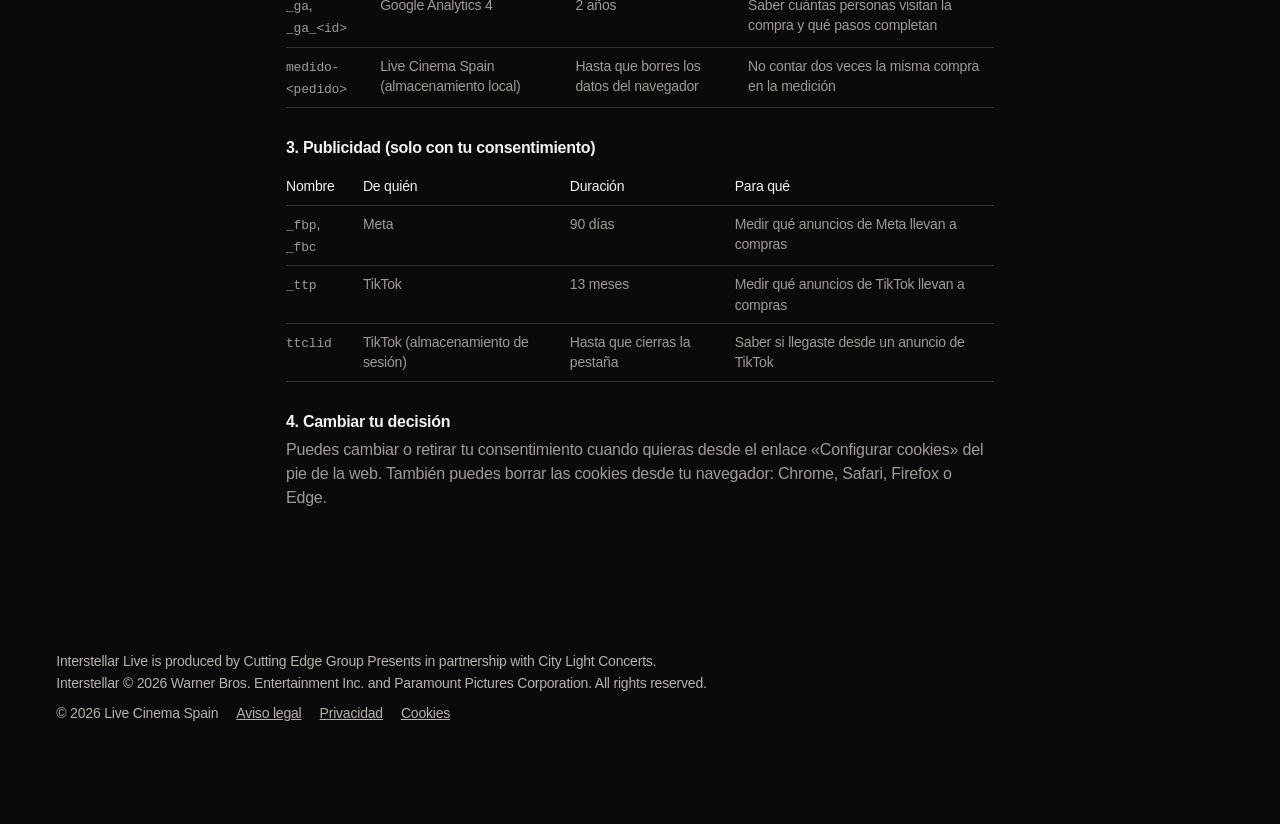
<file: legal/cookies.html>
<!doctype html>
<html lang="es">
<head>
<meta charset="utf-8">
<meta name="robots" content="noindex">
<meta name="viewport" content="width=device-width, initial-scale=1, viewport-fit=cover">
<title>Política de cookies · Live Cinema Spain</title>
<meta name="description" content="Política de cookies de Live Cinema Spain.">
<link rel="canonical" href="https://livecinemaes.com/legal/cookies">
<meta name="theme-color" content="#0a0a0a">
<meta property="og:type" content="website">
<meta property="og:site_name" content="Live Cinema Spain">
<meta property="og:locale" content="es_ES">
<meta property="og:title" content="Política de cookies · Live Cinema Spain">
<meta property="og:description" content="Política de cookies de Live Cinema Spain.">
<meta property="og:url" content="https://livecinemaes.com/legal/cookies">
<meta property="og:image" content="https://livecinemaes.com/img/og-image.jpg">
<meta property="og:image:width" content="1200">
<meta property="og:image:height" content="630">
<meta name="twitter:card" content="summary_large_image">
<link rel="icon" href="../img/favicon.svg" type="image/svg+xml">
<link rel="icon" href="../img/favicon-32.png" sizes="32x32" type="image/png">
<link rel="apple-touch-icon" href="../img/apple-touch-icon.png">
<link rel="stylesheet" href="../css/styles.css?v=20261108a">
<script>document.documentElement.classList.add('js')</script>
</head>
<body data-page="legal">
<a class="skip" href="#main">Saltar al contenido</a>
<header class="site-header is-static">
  <div class="wrap">
    <a class="logo" href="../index.html" aria-label="Live Cinema Spain, inicio"><img src="../img/logo-livecinema.png" alt="Live Cinema Spain" width="887" height="128"></a>
    <nav class="nav" aria-label="Principal">
      <ul>
        <li><a href="../index.html#cartelera">Cartelera</a></li>
        <li><a href="../index.html#que-es">Qué es</a></li>
        <li><a href="../index.html#nosotros">Nosotros</a></li>
        <li><a href="../index.html#ayuda">Ayuda</a></li>
        <li><a class="nav-cta" href="../index.html#lista-espera">Entradas</a></li>
      </ul>
    </nav>
    <button class="menu-btn" type="button" aria-expanded="false" aria-controls="mobile-nav" aria-label="Abrir menú"><span></span></button>
  </div>
</header>
<div class="mobile-nav" id="mobile-nav">
  <nav aria-label="Menú móvil">
    <ul>
      <li><a href="../index.html#cartelera">Cartelera</a></li>
      <li><a href="../index.html#que-es">Qué es</a></li>
      <li><a href="../index.html#nosotros">Nosotros</a></li>
      <li><a href="../index.html#ayuda">Ayuda</a></li>
    </ul>
  </nav>
  <div class="menu-foot">
    <a class="btn" href="../index.html#lista-espera">Entradas</a>
    <ul class="social" aria-label="Redes sociales">
      <li><a href="https://www.tiktok.com/@livecinemaspain"><svg viewBox="0 0 24 24" fill="currentColor" aria-hidden="true"><path d="M16.6 3c.3 2.2 1.6 3.6 3.9 3.8v3a7.4 7.4 0 0 1-3.9-1.2v6.1c0 3.6-2.6 6.3-6.2 6.3A6 6 0 0 1 4.3 15c0-3.7 3.1-6.4 7-5.9v3.2c-1.8-.4-3.6.6-3.6 2.6 0 1.6 1.2 2.8 2.7 2.8 1.6 0 2.8-1.2 2.8-3.2V3h3.4Z"/></svg> TikTok</a></li>
      <li><a href="https://www.instagram.com/livecinemaspain/"><svg viewBox="0 0 24 24" fill="none" stroke="currentColor" stroke-width="1.7" aria-hidden="true"><rect x="3.5" y="3.5" width="17" height="17" rx="5"/><circle cx="12" cy="12" r="4"/><circle cx="17.2" cy="6.8" r="1" fill="currentColor" stroke="none"/></svg> Instagram</a></li>
    </ul>
  </div>
</div>

<main id="main" class="legal-page">
  <div class="wrap">
    <nav aria-label="Información legal">
      <ul class="legal-tabs">
        <li><a href="aviso-legal.html">Aviso legal</a></li>
        <li><a href="privacidad.html">Privacidad</a></li>
        <li><a href="cookies.html" aria-current="page">Cookies</a></li>
        </ul>
    </nav>
    <article>
<h1>Política de cookies</h1>
<p class="upd">Última actualización: 8 de noviembre de 2026</p>
<p>Las cookies y tecnologías similares (como el almacenamiento local del navegador) guardan información en tu dispositivo. En livecinemaes.com usamos solo las imprescindibles para que la web y la compra funcionen y, si lo aceptas, cookies de medición y de publicidad. <b>Las que no son imprescindibles no se cargan hasta que decides</b>, y rechazarlas es tan fácil como aceptarlas.</p>
<h2>1. Imprescindibles (no requieren consentimiento)</h2>
<div class="tabla-legal"><table><thead><tr><th>Nombre</th><th>De quién</th><th>Duración</th><th>Para qué</th></tr></thead><tbody><tr><td data-et="Nombre"><code>lcs_cookie_notice</code>, <code>lcs-cookies</code></td><td data-et="De quién">Live Cinema Spain (almacenamiento local)</td><td data-et="Duración">6 meses</td><td data-et="Para qué">Guardar tu decisión sobre las cookies</td></tr><tr><td data-et="Nombre"><code>lcs_cola_F1</code>, <code>lcs_cola_F2</code></td><td data-et="De quién">Live Cinema Spain (cookie)</td><td data-et="Duración">6 horas</td><td data-et="Para qué">Conservar tu turno en la cola si recargas la página</td></tr><tr><td data-et="Nombre"><code>lcs-cola-F1</code>, <code>lcs-cola-F2</code></td><td data-et="De quién">Live Cinema Spain (almacenamiento local)</td><td data-et="Duración">Hasta que sales de la cola o el turno deja de valer</td><td data-et="Para qué">Conservar tu turno entre pestañas</td></tr><tr><td data-et="Nombre"><code>reserva</code>, <code>pedido</code></td><td data-et="De quién">Live Cinema Spain (almacenamiento de sesión)</td><td data-et="Duración">Hasta que cierras la pestaña</td><td data-et="Para qué">Tus butacas reservadas y tu pedido en curso</td></tr><tr><td data-et="Nombre"><code>preventa</code>, <code>preventa-email</code></td><td data-et="De quién">Live Cinema Spain (almacenamiento local)</td><td data-et="Duración">Hasta dos días después del final de la preventa</td><td data-et="Para qué">Tu acceso a la preventa en este dispositivo, para entrar antes y comprar cuando abre sin pedir otro código</td></tr><tr><td data-et="Nombre">Cloudflare Turnstile</td><td data-et="De quién">Cloudflare, Inc.</td><td data-et="Duración">Durante la comprobación</td><td data-et="Para qué">Comprobación de seguridad anti-bot al entrar en la compra, al reservar y al pagar. Trata la dirección IP y datos técnicos del navegador. No se usa para publicidad ni seguimiento. Más información: <a href="https://www.cloudflare.com/turnstile-privacy-policy/" target="_blank" rel="noopener">cloudflare.com/turnstile-privacy-policy</a></td></tr><tr><td data-et="Nombre"><code>clientside-cookie</code></td><td data-et="De quién">Revolut</td><td data-et="Duración">1 año</td><td data-et="Para qué">Funcionamiento del formulario de pago de Revolut</td></tr><tr><td data-et="Nombre"><code>__cf_bm</code></td><td data-et="De quién">Revolut (vía Cloudflare)</td><td data-et="Duración">30 minutos</td><td data-et="Para qué">Protección anti-bot del formulario de pago</td></tr></tbody></table></div>
<p>Al abrir el plano de butacas, tu navegador se conecta a Revolut y a Google (Google Pay) para tener listos los métodos de pago.</p>
<p>En la página del evento, el vídeo de YouTube no se carga hasta que pulsas reproducir: antes solo se muestra su imagen, que tu navegador descarga de YouTube (Google) sin cookies. Al pulsarlo se abre el reproductor de YouTube en su modo de privacidad mejorada (youtube-nocookie.com), que puede guardar datos en tu navegador para reproducir el vídeo, según la política de privacidad de Google.</p>
<h2>2. Medición (solo con tu consentimiento)</h2>
<div class="tabla-legal"><table><thead><tr><th>Nombre</th><th>De quién</th><th>Duración</th><th>Para qué</th></tr></thead><tbody><tr><td data-et="Nombre"><code>_ga</code>, <code>_ga_&lt;id&gt;</code></td><td data-et="De quién">Google Analytics 4</td><td data-et="Duración">2 años</td><td data-et="Para qué">Saber cuántas personas visitan la compra y qué pasos completan</td></tr><tr><td data-et="Nombre"><code>medido-&lt;pedido&gt;</code></td><td data-et="De quién">Live Cinema Spain (almacenamiento local)</td><td data-et="Duración">Hasta que borres los datos del navegador</td><td data-et="Para qué">No contar dos veces la misma compra en la medición</td></tr></tbody></table></div>
<h2>3. Publicidad (solo con tu consentimiento)</h2>
<div class="tabla-legal"><table><thead><tr><th>Nombre</th><th>De quién</th><th>Duración</th><th>Para qué</th></tr></thead><tbody><tr><td data-et="Nombre"><code>_fbp</code>, <code>_fbc</code></td><td data-et="De quién">Meta</td><td data-et="Duración">90 días</td><td data-et="Para qué">Medir qué anuncios de Meta llevan a compras</td></tr><tr><td data-et="Nombre"><code>_ttp</code></td><td data-et="De quién">TikTok</td><td data-et="Duración">13 meses</td><td data-et="Para qué">Medir qué anuncios de TikTok llevan a compras</td></tr><tr><td data-et="Nombre"><code>ttclid</code></td><td data-et="De quién">TikTok (almacenamiento de sesión)</td><td data-et="Duración">Hasta que cierras la pestaña</td><td data-et="Para qué">Saber si llegaste desde un anuncio de TikTok</td></tr></tbody></table></div>
<h2>4. Cambiar tu decisión</h2>
<p>Puedes cambiar o retirar tu consentimiento cuando quieras desde el enlace «Configurar cookies» del pie de la web. También puedes borrar las cookies desde tu navegador: Chrome, Safari, Firefox o Edge.</p>
</article>
  </div>
</main>

<footer class="pie-kv">
  <p>Interstellar Live is produced by Cutting Edge Group Presents in partnership with City Light Concerts.</p>
  <p>Interstellar © 2026 Warner Bros. Entertainment Inc. and Paramount Pictures Corporation. All rights reserved.</p>
  <p class="pie-enlaces"><span>© 2026 Live Cinema Spain</span><a href="../legal/aviso-legal.html">Aviso legal</a><a href="../legal/privacidad.html">Privacidad</a><a href="../legal/cookies.html">Cookies</a></p>
</footer>
<div class="cookie" id="cookie" role="region" aria-label="Aviso de cookies" hidden>
  <p>Esta página no usa cookies de analítica ni de publicidad. <a href="../legal/cookies.html">Más información</a></p>
  <button class="btn" type="button">Entendido</button>
</div>
<script src="../js/espejo.js?v=202611081507"></script>
<script src="../js/main.js?v=202611081507"></script>
</body>
</html>
</file>
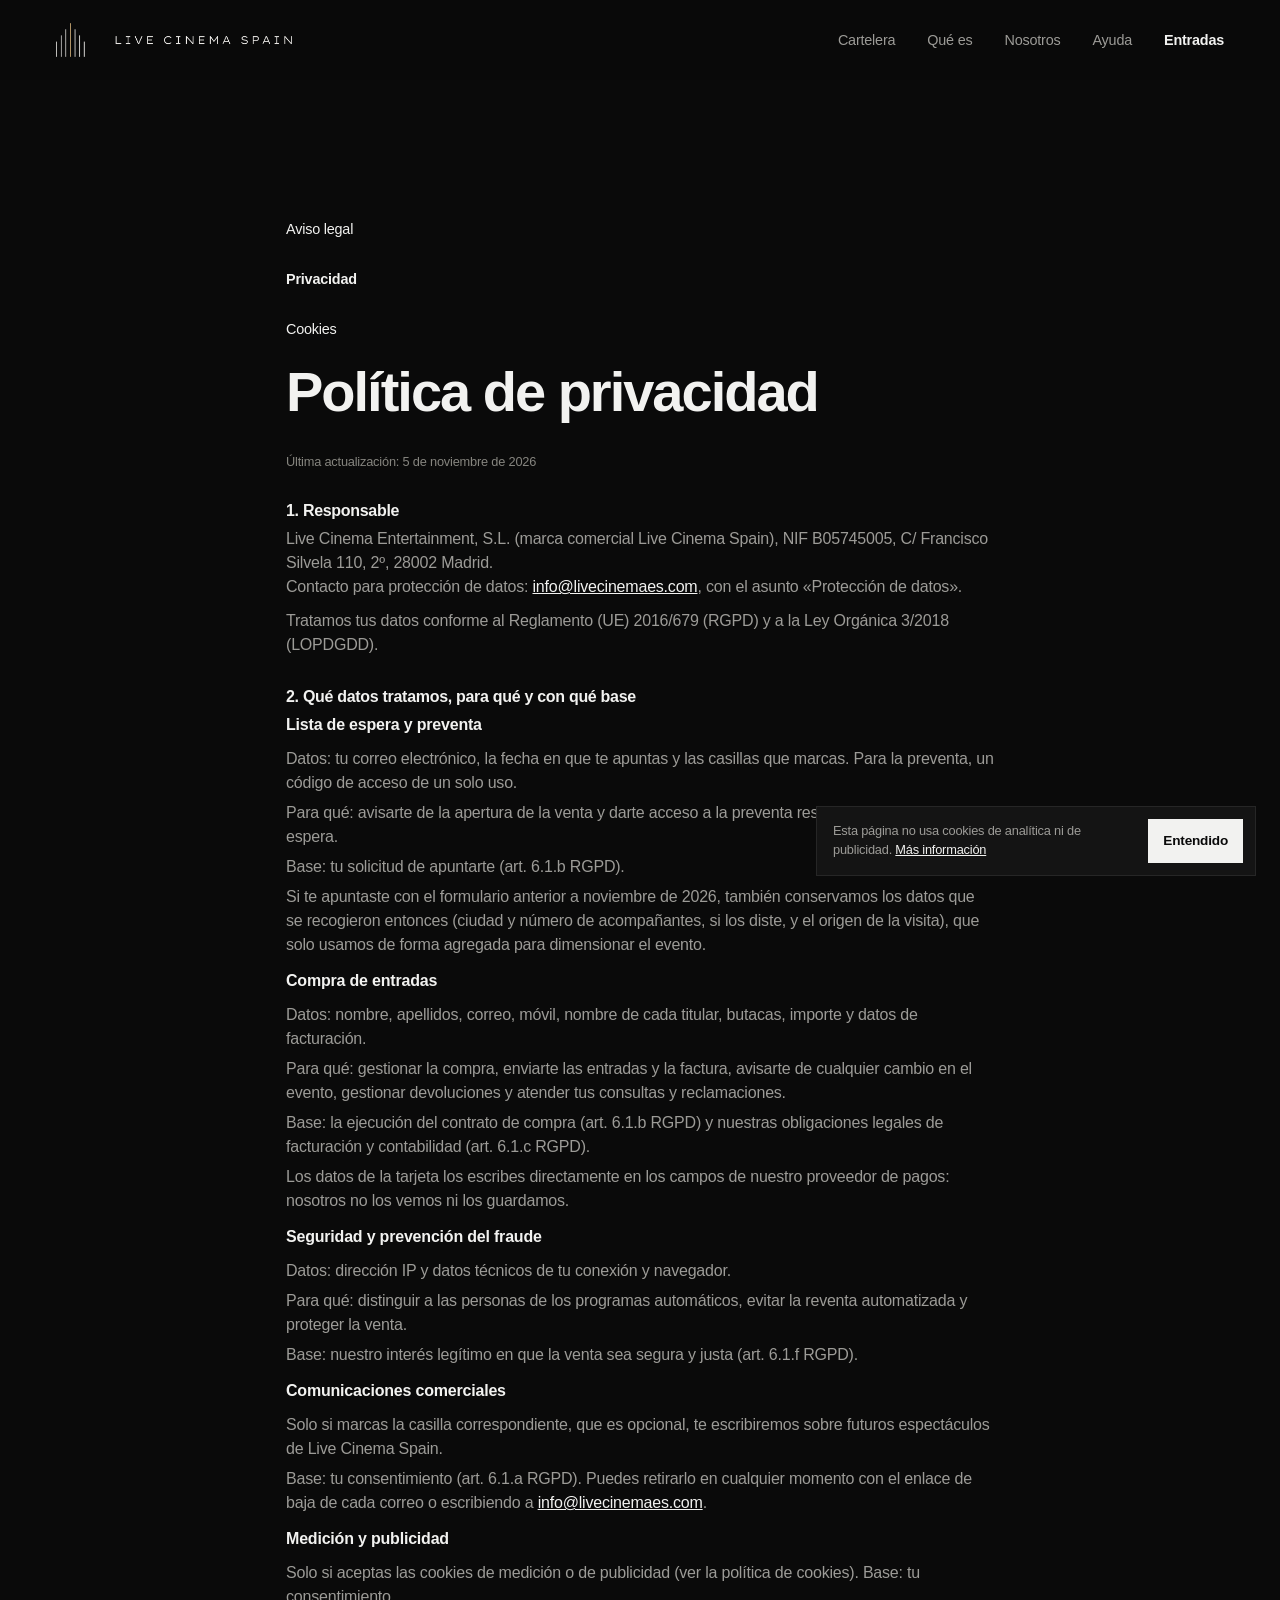
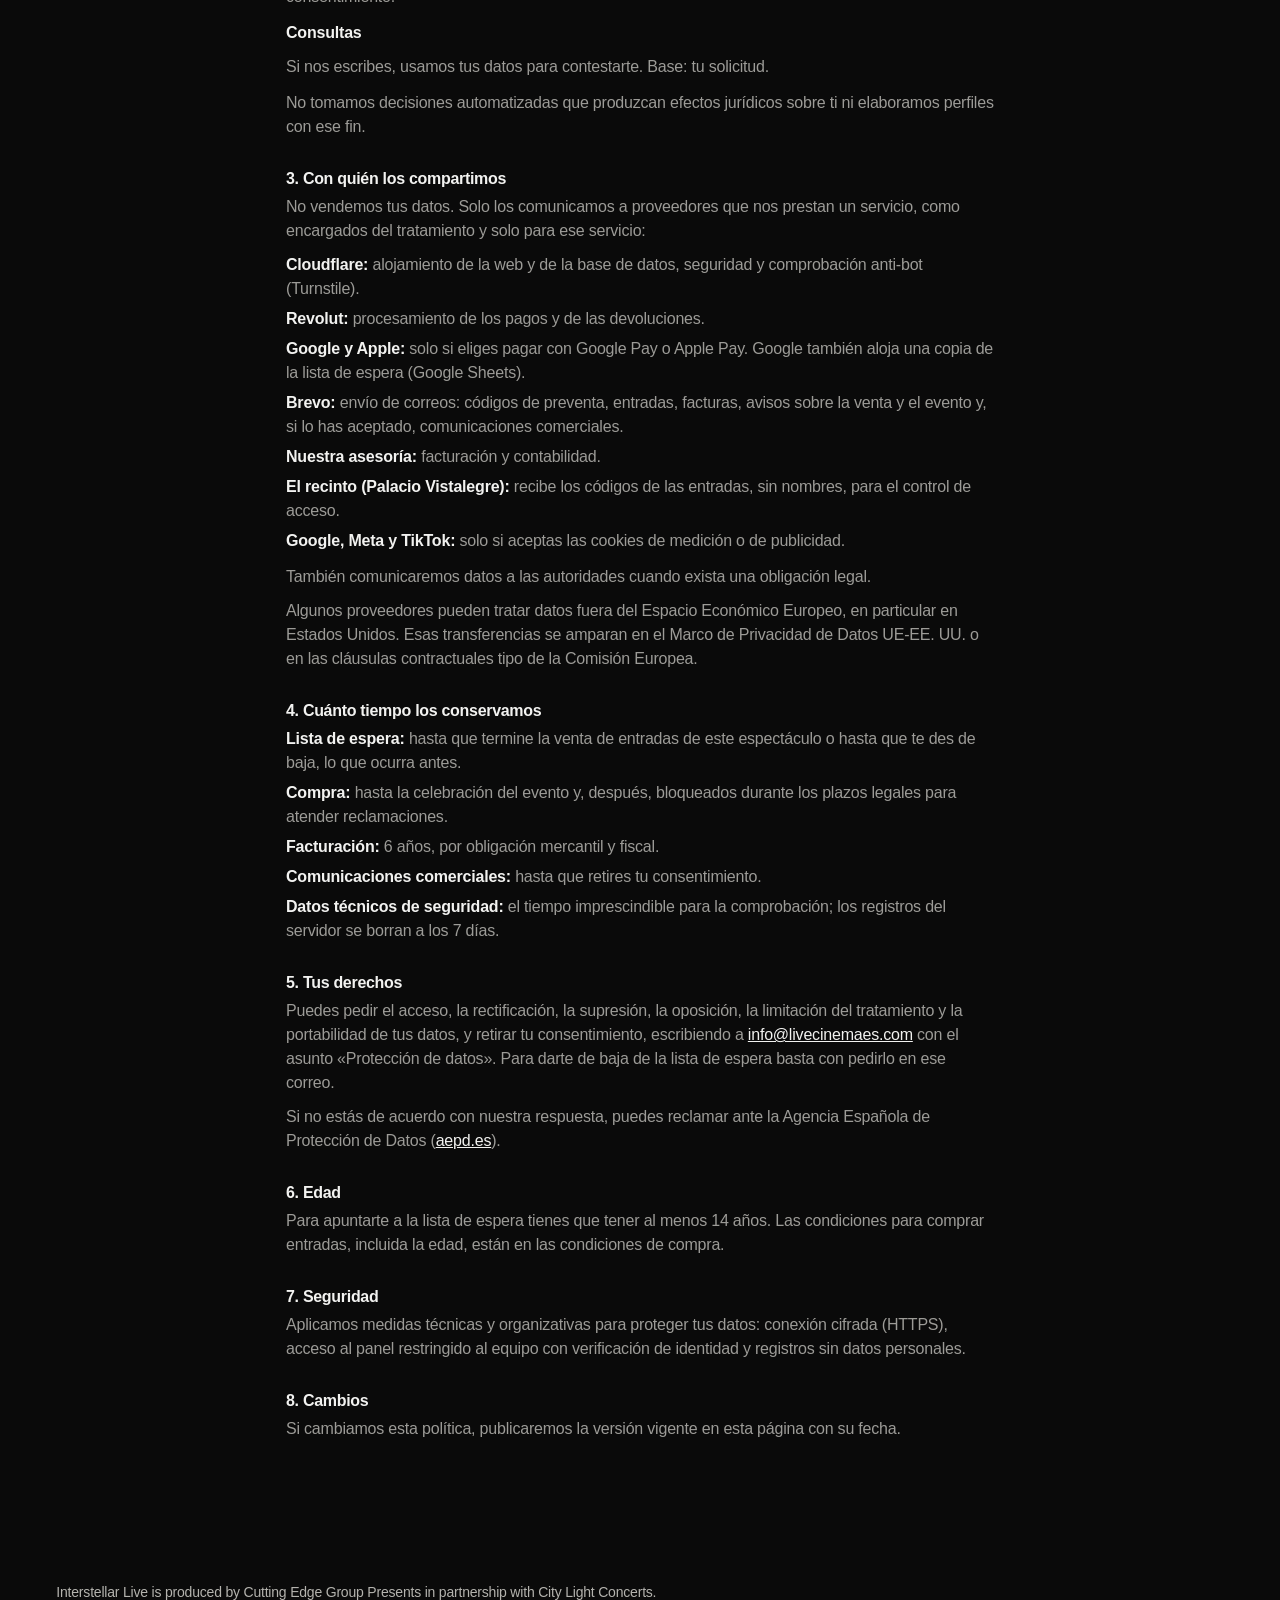
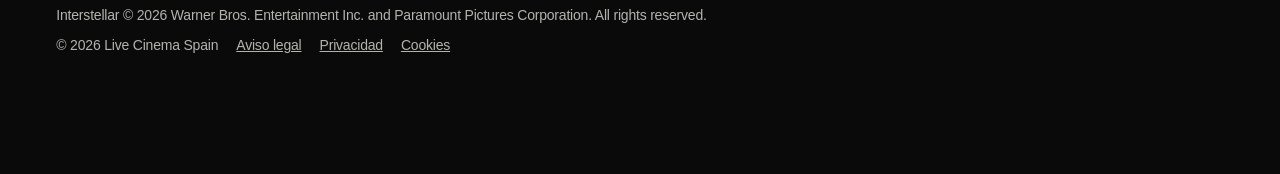
<file: legal/privacidad.html>
<!doctype html>
<html lang="es">
<head>
<meta charset="utf-8">
<meta name="robots" content="noindex">
<meta name="viewport" content="width=device-width, initial-scale=1, viewport-fit=cover">
<title>Política de privacidad · Live Cinema Spain</title>
<meta name="description" content="Cómo trata Live Cinema Spain los datos personales de la lista de espera y la newsletter.">
<link rel="canonical" href="https://livecinemaes.com/legal/privacidad">
<meta name="theme-color" content="#0a0a0a">
<meta property="og:type" content="website">
<meta property="og:site_name" content="Live Cinema Spain">
<meta property="og:locale" content="es_ES">
<meta property="og:title" content="Política de privacidad · Live Cinema Spain">
<meta property="og:description" content="Cómo trata Live Cinema Spain los datos personales de la lista de espera y la newsletter.">
<meta property="og:url" content="https://livecinemaes.com/legal/privacidad">
<meta property="og:image" content="https://livecinemaes.com/img/og-image.jpg">
<meta property="og:image:width" content="1200">
<meta property="og:image:height" content="630">
<meta name="twitter:card" content="summary_large_image">
<link rel="icon" href="../img/favicon.svg" type="image/svg+xml">
<link rel="icon" href="../img/favicon-32.png" sizes="32x32" type="image/png">
<link rel="apple-touch-icon" href="../img/apple-touch-icon.png">
<link rel="stylesheet" href="../css/styles.css?v=20261108a">
<script>document.documentElement.classList.add('js')</script>
</head>
<body data-page="legal">
<a class="skip" href="#main">Saltar al contenido</a>
<header class="site-header is-static">
  <div class="wrap">
    <a class="logo" href="../index.html" aria-label="Live Cinema Spain, inicio"><img src="../img/logo-livecinema.png" alt="Live Cinema Spain" width="887" height="128"></a>
    <nav class="nav" aria-label="Principal">
      <ul>
        <li><a href="../index.html#cartelera">Cartelera</a></li>
        <li><a href="../index.html#que-es">Qué es</a></li>
        <li><a href="../index.html#nosotros">Nosotros</a></li>
        <li><a href="../index.html#ayuda">Ayuda</a></li>
        <li><a class="nav-cta" href="../index.html#lista-espera">Entradas</a></li>
      </ul>
    </nav>
    <button class="menu-btn" type="button" aria-expanded="false" aria-controls="mobile-nav" aria-label="Abrir menú"><span></span></button>
  </div>
</header>
<div class="mobile-nav" id="mobile-nav">
  <nav aria-label="Menú móvil">
    <ul>
      <li><a href="../index.html#cartelera">Cartelera</a></li>
      <li><a href="../index.html#que-es">Qué es</a></li>
      <li><a href="../index.html#nosotros">Nosotros</a></li>
      <li><a href="../index.html#ayuda">Ayuda</a></li>
    </ul>
  </nav>
  <div class="menu-foot">
    <a class="btn" href="../index.html#lista-espera">Entradas</a>
    <ul class="social" aria-label="Redes sociales">
      <li><a href="https://www.tiktok.com/@livecinemaspain"><svg viewBox="0 0 24 24" fill="currentColor" aria-hidden="true"><path d="M16.6 3c.3 2.2 1.6 3.6 3.9 3.8v3a7.4 7.4 0 0 1-3.9-1.2v6.1c0 3.6-2.6 6.3-6.2 6.3A6 6 0 0 1 4.3 15c0-3.7 3.1-6.4 7-5.9v3.2c-1.8-.4-3.6.6-3.6 2.6 0 1.6 1.2 2.8 2.7 2.8 1.6 0 2.8-1.2 2.8-3.2V3h3.4Z"/></svg> TikTok</a></li>
      <li><a href="https://www.instagram.com/livecinemaspain/"><svg viewBox="0 0 24 24" fill="none" stroke="currentColor" stroke-width="1.7" aria-hidden="true"><rect x="3.5" y="3.5" width="17" height="17" rx="5"/><circle cx="12" cy="12" r="4"/><circle cx="17.2" cy="6.8" r="1" fill="currentColor" stroke="none"/></svg> Instagram</a></li>
    </ul>
  </div>
</div>

<main id="main" class="legal-page">
  <div class="wrap">
    <nav aria-label="Información legal">
      <ul class="legal-tabs">
        <li><a href="aviso-legal.html">Aviso legal</a></li>
        <li><a href="privacidad.html" aria-current="page">Privacidad</a></li>
        <li><a href="cookies.html">Cookies</a></li>
        </ul>
    </nav>
    <article>
<h1>Política de privacidad</h1>
<p class="upd">Última actualización: 5 de noviembre de 2026</p>
<h2>1. Responsable</h2>
<p>Live Cinema Entertainment, S.L. (marca comercial Live Cinema Spain), NIF B05745005, C/ Francisco Silvela 110, 2º, 28002 Madrid.<br>Contacto para protección de datos: <a href="mailto:info@livecinemaes.com">info@livecinemaes.com</a>, con el asunto «Protección de datos».</p>
<p>Tratamos tus datos conforme al Reglamento (UE) 2016/679 (RGPD) y a la Ley Orgánica 3/2018 (LOPDGDD).</p>
<h2>2. Qué datos tratamos, para qué y con qué base</h2>
<p><b>Lista de espera y preventa</b></p>
<ul><li>Datos: tu correo electrónico, la fecha en que te apuntas y las casillas que marcas. Para la preventa, un código de acceso de un solo uso.</li><li>Para qué: avisarte de la apertura de la venta y darte acceso a la preventa reservada a la lista de espera.</li><li>Base: tu solicitud de apuntarte (art. 6.1.b RGPD).</li><li>Si te apuntaste con el formulario anterior a noviembre de 2026, también conservamos los datos que se recogieron entonces (ciudad y número de acompañantes, si los diste, y el origen de la visita), que solo usamos de forma agregada para dimensionar el evento.</li></ul>
<p><b>Compra de entradas</b></p>
<ul><li>Datos: nombre, apellidos, correo, móvil, nombre de cada titular, butacas, importe y datos de facturación.</li><li>Para qué: gestionar la compra, enviarte las entradas y la factura, avisarte de cualquier cambio en el evento, gestionar devoluciones y atender tus consultas y reclamaciones.</li><li>Base: la ejecución del contrato de compra (art. 6.1.b RGPD) y nuestras obligaciones legales de facturación y contabilidad (art. 6.1.c RGPD).</li><li>Los datos de la tarjeta los escribes directamente en los campos de nuestro proveedor de pagos: nosotros no los vemos ni los guardamos.</li></ul>
<p><b>Seguridad y prevención del fraude</b></p>
<ul><li>Datos: dirección IP y datos técnicos de tu conexión y navegador.</li><li>Para qué: distinguir a las personas de los programas automáticos, evitar la reventa automatizada y proteger la venta.</li><li>Base: nuestro interés legítimo en que la venta sea segura y justa (art. 6.1.f RGPD).</li></ul>
<p><b>Comunicaciones comerciales</b></p>
<ul><li>Solo si marcas la casilla correspondiente, que es opcional, te escribiremos sobre futuros espectáculos de Live Cinema Spain.</li><li>Base: tu consentimiento (art. 6.1.a RGPD). Puedes retirarlo en cualquier momento con el enlace de baja de cada correo o escribiendo a <a href="mailto:info@livecinemaes.com">info@livecinemaes.com</a>.</li></ul>
<p><b>Medición y publicidad</b></p>
<ul><li>Solo si aceptas las cookies de medición o de publicidad (ver la política de cookies). Base: tu consentimiento.</li></ul>
<p><b>Consultas</b></p>
<ul><li>Si nos escribes, usamos tus datos para contestarte. Base: tu solicitud.</li></ul>
<p>No tomamos decisiones automatizadas que produzcan efectos jurídicos sobre ti ni elaboramos perfiles con ese fin.</p>
<h2>3. Con quién los compartimos</h2>
<p>No vendemos tus datos. Solo los comunicamos a proveedores que nos prestan un servicio, como encargados del tratamiento y solo para ese servicio:</p>
<ul><li><b>Cloudflare:</b> alojamiento de la web y de la base de datos, seguridad y comprobación anti-bot (Turnstile).</li><li><b>Revolut:</b> procesamiento de los pagos y de las devoluciones.</li><li><b>Google y Apple:</b> solo si eliges pagar con Google Pay o Apple Pay. Google también aloja una copia de la lista de espera (Google Sheets).</li><li><b>Brevo:</b> envío de correos: códigos de preventa, entradas, facturas, avisos sobre la venta y el evento y, si lo has aceptado, comunicaciones comerciales.</li><li><b>Nuestra asesoría:</b> facturación y contabilidad.</li><li><b>El recinto (Palacio Vistalegre):</b> recibe los códigos de las entradas, sin nombres, para el control de acceso.</li><li><b>Google, Meta y TikTok:</b> solo si aceptas las cookies de medición o de publicidad.</li></ul>
<p>También comunicaremos datos a las autoridades cuando exista una obligación legal.</p>
<p>Algunos proveedores pueden tratar datos fuera del Espacio Económico Europeo, en particular en Estados Unidos. Esas transferencias se amparan en el Marco de Privacidad de Datos UE-EE. UU. o en las cláusulas contractuales tipo de la Comisión Europea.</p>
<h2>4. Cuánto tiempo los conservamos</h2>
<ul><li><b>Lista de espera:</b> hasta que termine la venta de entradas de este espectáculo o hasta que te des de baja, lo que ocurra antes.</li><li><b>Compra:</b> hasta la celebración del evento y, después, bloqueados durante los plazos legales para atender reclamaciones.</li><li><b>Facturación:</b> 6 años, por obligación mercantil y fiscal.</li><li><b>Comunicaciones comerciales:</b> hasta que retires tu consentimiento.</li><li><b>Datos técnicos de seguridad:</b> el tiempo imprescindible para la comprobación; los registros del servidor se borran a los 7 días.</li></ul>
<h2>5. Tus derechos</h2>
<p>Puedes pedir el acceso, la rectificación, la supresión, la oposición, la limitación del tratamiento y la portabilidad de tus datos, y retirar tu consentimiento, escribiendo a <a href="mailto:info@livecinemaes.com">info@livecinemaes.com</a> con el asunto «Protección de datos». Para darte de baja de la lista de espera basta con pedirlo en ese correo.</p>
<p>Si no estás de acuerdo con nuestra respuesta, puedes reclamar ante la Agencia Española de Protección de Datos (<a href="https://www.aepd.es" target="_blank" rel="noopener">aepd.es</a>).</p>
<h2>6. Edad</h2>
<p>Para apuntarte a la lista de espera tienes que tener al menos 14 años. Las condiciones para comprar entradas, incluida la edad, están en las condiciones de compra.</p>
<h2>7. Seguridad</h2>
<p>Aplicamos medidas técnicas y organizativas para proteger tus datos: conexión cifrada (HTTPS), acceso al panel restringido al equipo con verificación de identidad y registros sin datos personales.</p>
<h2>8. Cambios</h2>
<p>Si cambiamos esta política, publicaremos la versión vigente en esta página con su fecha.</p>
</article>
  </div>
</main>

<footer class="pie-kv">
  <p>Interstellar Live is produced by Cutting Edge Group Presents in partnership with City Light Concerts.</p>
  <p>Interstellar © 2026 Warner Bros. Entertainment Inc. and Paramount Pictures Corporation. All rights reserved.</p>
  <p class="pie-enlaces"><span>© 2026 Live Cinema Spain</span><a href="../legal/aviso-legal.html">Aviso legal</a><a href="../legal/privacidad.html">Privacidad</a><a href="../legal/cookies.html">Cookies</a></p>
</footer>
<div class="cookie" id="cookie" role="region" aria-label="Aviso de cookies" hidden>
  <p>Esta página no usa cookies de analítica ni de publicidad. <a href="../legal/cookies.html">Más información</a></p>
  <button class="btn" type="button">Entendido</button>
</div>
<script src="../js/espejo.js?v=202611081507"></script>
<script src="../js/main.js?v=202611081507"></script>
</body>
</html>
</file>
<file: css/styles.css>
/* =========================================================
   Live Cinema Spain · estilos
   ========================================================= */
:root{
  --bg:#0a0a0a; --surface:#141414; --line:#262626;
  --text:#f2f2f0; --muted:#9c9b97; --faint:#86857f;
  --error:#ff9a8a;
  --font:"Helvetica Neue",Helvetica,Arial,sans-serif;
  --tracking-title:-2px;     /* espaciado de titulares */
  --tracking-text:-0.2px;    /* espaciado del texto */
  --wrap:1280px; --pad:clamp(16px,5vw,56px);
  --header-h:64px;
  --ease:cubic-bezier(.2,.7,.2,1);
}
*,*::before,*::after{box-sizing:border-box}
*{margin:0;padding:0}
html{-webkit-text-size-adjust:100%;scroll-behavior:smooth;scroll-padding-top:calc(var(--header-h) + 16px)}
body{background:var(--bg);color:var(--text);font-family:var(--font);font-size:16px;line-height:1.5;letter-spacing:var(--tracking-text);-webkit-font-smoothing:antialiased;overflow-x:hidden}
img,video,svg{display:block;max-width:100%}
a{color:inherit}
button,input,select{font:inherit;letter-spacing:inherit;color:inherit}
:focus-visible{outline:2px solid var(--text);outline-offset:3px}
.wrap{max-width:var(--wrap);margin:0 auto;padding:0 var(--pad)}
.sr-only{position:absolute!important;width:1px;height:1px;overflow:hidden;clip:rect(0 0 0 0);white-space:nowrap}
.skip{position:absolute;left:12px;top:-60px;z-index:100;background:var(--text);color:var(--bg);padding:10px 14px;font-weight:700;text-decoration:none}
.skip:focus{top:12px}
.muted{color:var(--muted)}

/* ---------- Tipografía ---------- */
h1,h2,h3{font-weight:700;letter-spacing:var(--tracking-title);line-height:1}
.title-xl{font-size:clamp(2.75rem,10.5vw,7rem);line-height:.95}
.title-l{font-size:clamp(2.1rem,6.5vw,4.25rem);line-height:1}
.title-xl span,.title-l span{color:var(--muted)}
h3{font-size:1.25rem;letter-spacing:-.5px;line-height:1.2}
.lede{font-size:clamp(1.05rem,1.6vw,1.25rem);line-height:1.45;color:#d6d5d1;max-width:32em}

/* ---------- Botones y enlaces ---------- */
.btn{display:inline-flex;align-items:center;justify-content:center;min-height:50px;padding:0 24px;border:1px solid var(--text);background:var(--text);color:var(--bg);font-size:.95rem;font-weight:700;text-decoration:none;cursor:pointer;transition:opacity .2s,border-color .2s}
.btn:hover{opacity:.85}
.btn-line{background:transparent;color:var(--text);border-color:rgba(242,242,240,.4)}
.btn-line:hover{opacity:1;border-color:var(--text)}
.btn[disabled]{opacity:.5;cursor:wait}
.link{display:inline-flex;align-items:center;gap:8px;font-weight:700;text-decoration:none;border-bottom:1px solid transparent;transition:border-color .2s}
.link:hover{border-color:currentColor}

/* ---------- Cabecera ---------- */
.site-header{position:sticky;top:0;z-index:30;padding-top:env(safe-area-inset-top,0px);transition:background-color .3s}
.site-header.is-solid,.site-header.is-static{background:rgba(10,10,10,.92);-webkit-backdrop-filter:blur(12px);backdrop-filter:blur(12px)}
.has-overlay-header .site-header{position:fixed;left:0;right:0}
.site-header .wrap{height:var(--header-h);display:flex;align-items:center;justify-content:space-between;gap:24px}
.logo{display:block;flex:none}
.logo img{height:18px;width:auto}
.nav{display:none}
.nav ul{display:flex;align-items:center;gap:32px;list-style:none}
.nav a{font-size:.9rem;text-decoration:none;color:var(--muted);transition:color .2s}
.nav a:hover{color:var(--text)}
.nav .nav-cta{color:var(--text);font-weight:700}
.menu-btn{display:inline-flex;align-items:center;justify-content:center;width:44px;height:44px;margin-right:-12px;background:none;border:0;cursor:pointer}
.menu-btn span{position:relative;display:block;width:20px;height:1.5px;background:var(--text);transform:translateY(-3px);transition:transform .3s var(--ease)}
.menu-btn span::after{content:"";position:absolute;left:0;top:6px;width:20px;height:1.5px;background:var(--text);transition:transform .3s var(--ease),top .3s var(--ease)}
.menu-open .menu-btn span{transform:rotate(45deg)}
.menu-open .menu-btn span::after{top:0;transform:rotate(-90deg)}
.mobile-nav{position:fixed;inset:0;z-index:35;background:var(--bg);padding:calc(var(--header-h) + env(safe-area-inset-top,0px) + 32px) var(--pad) calc(32px + env(safe-area-inset-bottom,0px));display:flex;flex-direction:column;justify-content:space-between;opacity:0;visibility:hidden;transition:opacity .25s,visibility 0s .25s}
.menu-open{overflow:hidden}
.menu-open .mobile-nav{opacity:1;visibility:visible;transition:opacity .25s}
.menu-open .site-header{z-index:36;background:transparent;-webkit-backdrop-filter:none;backdrop-filter:none}
.menu-open .cookie,.menu-open .sticky-cta{visibility:hidden}
.mobile-nav ul{list-style:none}
.mobile-nav li a{display:block;font-size:2.75rem;font-weight:700;letter-spacing:var(--tracking-title);line-height:1.15;text-decoration:none}
.mobile-nav .menu-foot{display:grid;gap:24px}
.mobile-nav .btn{width:100%}
@media (min-width:900px){
  :root{--header-h:80px}
  .logo img{height:20px}
  .nav{display:block}
  .menu-btn,.mobile-nav{display:none}
}

/* ---------- Secciones ---------- */
.section{padding:clamp(80px,12vw,160px) 0}
.section-title{margin-bottom:clamp(36px,5vw,64px)}
.split{display:grid;gap:28px}
@media (min-width:900px){.split{grid-template-columns:minmax(0,5fr) minmax(0,7fr);gap:64px}}

/* ---------- Hero ---------- */
.hero{position:relative;min-height:max(600px,100svh);display:flex;align-items:flex-end;isolation:isolate;overflow:hidden}
.hero-media{position:absolute;inset:0;z-index:-2}
.hero-media img,.hero-media video{width:100%;height:100%;object-fit:cover;object-position:50% 40%}
.hero::before{content:"";position:absolute;inset:0;z-index:-1;background:linear-gradient(180deg,rgba(10,10,10,.55) 0%,rgba(10,10,10,0) 25%,rgba(10,10,10,.2) 50%,rgba(10,10,10,.92) 82%,var(--bg) 100%)}
.hero .wrap{width:100%;padding-top:calc(var(--header-h) + 64px);padding-bottom:clamp(48px,9vh,96px)}
.hero h1{margin-bottom:24px;max-width:12ch}
.hero .lede{margin-bottom:32px}
.actions{display:flex;flex-wrap:wrap;align-items:center;gap:20px 28px}
@media (max-width:520px){.actions .btn{width:100%}}

/* ---------- Cartelera ---------- */
.posters{list-style:none;display:grid;grid-template-columns:repeat(2,minmax(0,1fr));gap:32px 12px}
@media (min-width:900px){.posters{grid-template-columns:repeat(4,minmax(0,1fr));gap:40px 20px}}
.card{display:block;text-decoration:none;color:inherit}
.card-poster{aspect-ratio:4/5;overflow:hidden;background:var(--surface)}
.card-poster img{width:100%;height:100%;object-fit:cover;transition:transform .8s var(--ease)}
.card:hover .card-poster img,.card:focus-visible .card-poster img{transform:scale(1.04)}
.card-body{padding-top:14px}
.card-title{font-size:1.15rem;letter-spacing:-.5px;line-height:1.15;margin-bottom:4px}
.card-meta{font-size:.875rem;color:var(--muted)}
.card-meta b{color:var(--text);font-weight:400}
.card.is-soon .card-title{color:var(--muted)}
/* Tarjeta de Interstellar Live: el KV 4:5 entero (licencia), sin recorte ni zoom */
.card-kv .card-poster picture{display:block}
.card-kv .card-poster img,.card-kv:hover .card-poster img,.card-kv:focus-visible .card-poster img{display:block;height:auto;object-fit:fill;transform:none}
.card-boton{width:100%;min-height:46px;margin-top:12px;padding:6px 8px;font-size:clamp(.82rem,1.1vw,.95rem);text-align:center;line-height:1.2}
.card-kv:hover .card-boton{background:#fff;border-color:#fff}
.card[aria-disabled="true"]{pointer-events:none}
.card[aria-disabled="true"] .card-boton{opacity:.5}

/* ---------- Qué es ---------- */
.features{list-style:none;display:grid;gap:40px}
.feature svg{width:24px;height:24px;color:var(--muted);margin-bottom:20px}
.feature h3{margin-bottom:10px}
.feature p{color:var(--muted);max-width:26em}
@media (min-width:900px){.features{grid-template-columns:repeat(3,minmax(0,1fr));gap:48px}}

/* ---------- Nosotros ---------- */
.about{display:grid;gap:40px;align-items:center}
.about-media{aspect-ratio:3/2;overflow:hidden;background:var(--surface)}
.about-media img{width:100%;height:100%;object-fit:cover}
.about-copy h2{margin-bottom:24px}
.about-copy p{color:#c9c8c4;max-width:30em}
.about-copy p+p{margin-top:14px}
@media (min-width:900px){.about{grid-template-columns:minmax(0,7fr) minmax(0,5fr);gap:72px}}
.partners{margin-top:clamp(72px,10vw,120px);display:grid;gap:24px}
.partners p{font-size:.875rem;color:var(--muted)}
.partners ul{list-style:none;display:grid;grid-template-columns:repeat(3,minmax(0,1fr));gap:8px 24px;align-items:center}
.partners img{width:100%;max-width:140px;height:auto;opacity:.55;transition:opacity .3s}
.partners img:hover{opacity:1}
@media (min-width:900px){.partners{grid-template-columns:200px 1fr;align-items:center}.partners ul{grid-template-columns:repeat(6,minmax(0,1fr))}}

/* ---------- Formularios ---------- */
.field{display:grid;gap:8px}
.field label{font-size:.875rem;color:var(--muted)}
.opt{color:var(--faint)}
.input{width:100%;min-height:52px;font-size:1rem;color:var(--text);background:transparent;border:1px solid var(--line);border-radius:0;padding:12px 16px;outline:none;transition:border-color .15s;-webkit-appearance:none;appearance:none}
.input::placeholder{color:var(--faint)}
.input:focus{border-color:var(--text)}
.input[aria-invalid="true"]{border-color:var(--error)}
select.input{padding-right:40px;background:url("data:image/svg+xml,%3Csvg xmlns='http://www.w3.org/2000/svg' width='12' height='8'%3E%3Cpath d='M1 1l5 5 5-5' fill='none' stroke='%239c9b97' stroke-width='1.5'/%3E%3C/svg%3E") no-repeat right 16px center}
select.input:has(option[value=""]:checked){color:var(--faint)}
select.input option{background:#111;color:#fff}
.check{display:flex;gap:12px;align-items:flex-start;font-size:.8rem;color:var(--muted);line-height:1.5;cursor:pointer}
.check input{margin-top:2px;width:18px;height:18px;accent-color:var(--text);flex:none}
.check a{color:var(--text)}
.msg{min-height:1.2em;font-size:.875rem}
.msg.err{color:var(--error)}
.fine{font-size:.8rem;color:var(--faint)}
.hp{position:absolute;left:-9999px;width:1px;height:1px;overflow:hidden}
form .btn{width:100%}

/* ---------- Newsletter ---------- */
.nl{display:grid;gap:32px}
.nl h2{max-width:14em}
.nl-form{display:grid;gap:14px;max-width:560px}
.nl-row{display:grid;gap:10px}
@media (min-width:600px){.nl-row{grid-template-columns:1fr auto}.nl-row .btn{width:auto}}
@media (min-width:900px){.nl{grid-template-columns:minmax(0,7fr) minmax(0,5fr);align-items:end;gap:64px}}
.nl-done{display:none}
.nl-done h3{margin-bottom:8px}
.nl-done p{color:var(--muted)}
.is-done .nl-form{display:none}
.is-done .nl-done{display:block}

/* ---------- Pie ---------- */
.site-footer{border-top:1px solid var(--line);padding:56px 0 calc(32px + env(safe-area-inset-bottom,0px));font-size:.875rem;color:var(--muted)}
.foot{display:grid;gap:40px;padding-bottom:48px}
.foot .logo img{height:18px}
.foot-about{max-width:28em;margin-top:16px}
.foot ul{list-style:none;display:grid;gap:8px}
.foot a{text-decoration:none;transition:color .2s}
.foot a:hover{color:var(--text)}
.foot .mail{color:var(--text);font-size:1.05rem;font-weight:700;letter-spacing:-.3px}
.social{display:flex!important;gap:20px;list-style:none}
.social a{display:inline-flex;align-items:center;gap:8px;text-decoration:none;color:var(--text)}
.social svg{width:18px;height:18px}
@media (min-width:900px){.foot{grid-template-columns:2fr 1fr 1fr}}
.legal-line{display:flex;flex-wrap:wrap;justify-content:space-between;gap:8px 24px;padding-top:24px;border-top:1px solid var(--line);font-size:.75rem;color:var(--faint)}

/* ---------- Aviso de cookies ---------- */
.cookie{position:fixed;left:12px;right:12px;bottom:calc(12px + env(safe-area-inset-bottom,0px));z-index:40;max-width:440px;margin-left:auto;background:var(--surface);border:1px solid var(--line);padding:12px 12px 12px 16px;font-size:.8rem;line-height:1.45;color:var(--muted);display:grid;grid-template-columns:1fr auto;align-items:center;gap:16px;opacity:0;transform:translateY(12px);transition:opacity .4s,transform .4s var(--ease)}
.cookie.is-in{opacity:1;transform:none}
.cookie a{color:var(--text)}
.cookie .btn{min-height:38px;padding:0 14px;font-size:.85rem}
@media (min-width:600px){.cookie{right:24px;bottom:24px}}

/* ---------- Entrada al hacer scroll ---------- */
.js .reveal{opacity:0;transform:translateY(16px);transition:opacity .8s var(--ease),transform .8s var(--ease);transition-delay:var(--d,0s)}
.js .reveal.is-in{opacity:1;transform:none}

/* =========================================================
   Ficha de espectáculo (plantilla para futuros títulos)
   ========================================================= */
.show-page{--bg:#060709;background:var(--bg)}
.show-hero{position:relative;isolation:isolate;overflow:hidden;min-height:max(620px,100svh);display:flex;align-items:flex-end}
.show-hero .bg{position:absolute;inset:0;z-index:-2}
.show-hero .bg img{width:100%;height:100%;object-fit:cover;object-position:62% 50%}
.show-hero::before{content:"";position:absolute;inset:0;z-index:-1;background:linear-gradient(180deg,rgba(6,7,9,.6) 0%,rgba(6,7,9,0) 25%,rgba(6,7,9,.25) 50%,rgba(6,7,9,.92) 80%,var(--bg) 100%)}
.show-hero .wrap{width:100%;padding-top:calc(var(--header-h) + 64px);padding-bottom:clamp(48px,8vh,88px)}
.show-logo{width:min(100%,520px);height:auto;margin:0 0 18px -3px}
.show-sub{font-size:clamp(1.3rem,3.2vw,1.9rem);letter-spacing:-1px;line-height:1.15;margin-bottom:10px;max-width:22em}
.show-meta{color:var(--muted);margin-bottom:32px}
.proof{font-size:.875rem;color:var(--muted);margin-top:16px}
.proof b{color:var(--text);font-weight:700}

.facts{display:grid;grid-template-columns:repeat(2,minmax(0,1fr));gap:32px 16px}
.facts dt{font-size:.8rem;color:var(--muted);margin-bottom:6px}
.facts dd{font-size:1.05rem;font-weight:700;letter-spacing:-.3px;line-height:1.3}
.facts dd small{display:block;font-weight:400;font-size:.85rem;color:var(--muted);margin-top:2px;letter-spacing:var(--tracking-text)}
.ph{color:var(--faint);font-weight:400}
@media (min-width:900px){.facts{grid-template-columns:repeat(3,minmax(0,1fr));gap:48px 32px}}

.prose p{color:#c9c8c4;max-width:34em;font-size:1.05rem}
.prose p+p{margin-top:16px}
.status{list-style:none;margin-top:40px;max-width:34em;font-size:.95rem}
.status li{display:flex;justify-content:space-between;gap:16px;padding:12px 0;border-top:1px solid var(--line)}
.status li span:first-child{color:var(--muted)}
.status li span:last-child{text-align:right}

.gallery{list-style:none;display:flex;gap:8px;overflow-x:auto;scroll-snap-type:x mandatory;margin:0 calc(var(--pad) * -1);padding:0 var(--pad);scrollbar-width:none}
.gallery::-webkit-scrollbar{display:none}
.gallery li{flex:0 0 86%;scroll-snap-align:center;aspect-ratio:3/2;overflow:hidden;background:var(--surface)}
.gallery img{width:100%;height:100%;object-fit:cover}
@media (min-width:900px){.gallery{display:grid;grid-template-columns:repeat(2,1fr);gap:12px;margin:0;padding:0;overflow:visible}}

.signup form{display:grid;gap:18px;max-width:560px}
.row{display:grid;gap:18px}
@media (min-width:520px){.row{grid-template-columns:1fr 1fr;gap:12px}}
.signup .intro{color:var(--muted);margin-top:16px;max-width:30em}
.done{display:none;max-width:30em}
.done h2{margin-bottom:12px}
.done p{color:#c9c8c4}
.is-done form,.is-done .form-head{display:none}
.is-done .done{display:block}

.faq details{border-top:1px solid var(--line)}
.faq details:last-child{border-bottom:1px solid var(--line)}
.faq summary{cursor:pointer;list-style:none;display:flex;justify-content:space-between;align-items:center;gap:20px;padding:20px 0;font-weight:700;letter-spacing:-.3px}
.faq summary::-webkit-details-marker{display:none}
.faq summary::after{content:"+";flex:none;font-weight:400;font-size:1.3rem;line-height:1;color:var(--muted);transition:transform .3s var(--ease)}
.faq details[open] summary::after{transform:rotate(45deg)}
.faq .answer{padding:0 0 22px;color:var(--muted);max-width:40em}
.faq .answer p+p{margin-top:10px}
.faq .answer a{color:var(--text)}
.back{margin-top:56px}

.sticky-cta{position:fixed;left:12px;right:12px;bottom:calc(12px + env(safe-area-inset-bottom,0px));z-index:25;transform:translateY(140%);transition:transform .4s var(--ease)}
.sticky-cta.is-in{transform:none}
.sticky-cta .btn{width:100%}

@media (min-width:900px){.sticky-cta{display:none}}

/* =========================================================
   Páginas legales
   ========================================================= */
.legal-page{padding:calc(var(--header-h) + 40px) 0 112px}
.legal-page .wrap{max-width:820px}
.legal-tabs{display:flex;flex-wrap:wrap;gap:6px 24px;margin-bottom:48px;list-style:none;font-size:.9rem}
.legal-tabs a{text-decoration:none;color:var(--muted)}
.legal-tabs a:hover,.legal-tabs a[aria-current="page"]{color:var(--text)}
.legal-tabs a[aria-current="page"]{font-weight:700}
.legal-page h1{font-size:clamp(2.25rem,7vw,3.5rem);margin-bottom:32px}
.legal-page h2{font-size:1rem;letter-spacing:-.3px;margin:32px 0 8px}
.legal-page p{color:var(--muted);margin-bottom:10px}
.legal-page ul{list-style:none;display:grid;gap:6px;margin:8px 0 12px;color:var(--muted)}
.legal-page b{color:var(--text)}
.legal-page a{color:var(--text)}
.legal-page .upd{margin-top:32px;font-size:.8rem;color:var(--faint)}

@media (prefers-reduced-motion:reduce){
  html{scroll-behavior:auto}
  *,*::before,*::after{animation-duration:.01ms!important;transition-duration:.01ms!important}
  .js .reveal{opacity:1;transform:none}
}
.hero h1 span{display:block}.card-meta b{display:block}

/* ---------- Logo e imágenes de cabecera ---------- */
.logo img{height:26px}
.foot .logo img{height:26px}
@media (min-width:900px){.logo img{height:34px}}
.hero-media picture,.show-hero .bg picture{display:block;width:100%;height:100%}
/* Banner de portada: baja exposición, se deja entrever sobre el negro */
.hero{background:#000}
.hero-media img,.hero-media video{opacity:.42;filter:saturate(.85) brightness(.9);object-position:53% 45%}
.hero::before{background:linear-gradient(180deg,rgba(0,0,0,.5) 0%,rgba(0,0,0,0) 22%,rgba(0,0,0,0) 45%,rgba(10,10,10,.85) 80%,var(--bg) 100%)}
.show-hero .bg img{object-position:50% 50%}
@media (min-width:701px){.show-hero .bg img{object-position:100% 50%}}

/* ---------- Ritmo vertical más compacto ---------- */
.section{padding:clamp(56px,8vw,112px) 0}
.section-title{margin-bottom:clamp(28px,4vw,48px)}
.split{align-items:center}
#info{padding:clamp(40px,6vw,72px) 0;border-bottom:1px solid var(--line)}

/* ---------- Ficha técnica con iconos ---------- */
.facts{grid-template-columns:1fr;gap:0}
.facts > div{display:grid;grid-template-columns:24px 1fr;column-gap:16px;align-items:start;padding:18px 0;border-top:1px solid var(--line)}
.facts > div:first-child{border-top:0}
.facts svg{grid-row:1 / span 2;width:24px;height:24px;color:var(--muted);margin-top:2px}
.facts dt{margin-bottom:2px}
.facts dd{font-size:1.05rem}
@media (min-width:600px){.facts{grid-template-columns:repeat(2,minmax(0,1fr));column-gap:32px}.facts > div:nth-child(2){border-top:0}}
@media (min-width:900px){.facts{grid-template-columns:repeat(3,minmax(0,1fr));column-gap:48px}.facts > div{padding:24px 0}.facts > div:nth-child(3){border-top:0}}

/* ---------- Nosotros con foto vertical ---------- */
.about-media{aspect-ratio:4/5}
@media (min-width:900px){.about{grid-template-columns:minmax(0,5fr) minmax(0,6fr);gap:80px}.about-media{max-height:640px}}
@media (max-width:599px){
  .facts{grid-template-columns:1fr 1fr;column-gap:20px}
  .facts > div{grid-template-columns:1fr;padding:18px 0}
  .facts > div:nth-child(2){border-top:0}
  .facts svg{grid-row:auto;width:22px;height:22px;margin:0 0 10px}
  .facts dd{font-size:1rem}
}
.facts > div{align-content:start}

/* Botón fijo: oculto del todo (en iPhone la zona segura dejaba asomar el borde) */
.sticky-cta{transform:translateY(calc(100% + 24px + env(safe-area-inset-bottom,0px)));visibility:hidden;transition:transform .4s var(--ease),visibility 0s .4s}
.sticky-cta.is-in{transform:none;visibility:visible;transition:transform .4s var(--ease)}

/* ---------- Zonas táctiles de al menos 44 px (sin cambiar el aspecto) ---------- */
.logo{display:flex;align-items:center;min-height:44px}
.link{min-height:44px}
.foot ul{gap:0}
.foot ul a{display:inline-flex;align-items:center;min-height:40px}
.social{gap:4px}
.social a{min-width:44px;min-height:44px;justify-content:center}
.social a:has(svg:only-child){padding:0 13px}
.foot .social li a{padding-right:12px}
.legal-tabs a{display:inline-flex;align-items:center;min-height:44px}
.cookie .btn{min-height:44px}
.faq summary{min-height:56px}
.check{padding:6px 0}
.foot .social li:first-child a,.mobile-nav .social li:first-child a{justify-content:flex-start;padding-left:0}

/* Botón fijo de la ficha: siempre disponible; si está el aviso de cookies, se coloca encima */
body:has(.cookie:not([hidden])) .sticky-cta{bottom:calc(var(--cookie-h,72px) + 20px + env(safe-area-inset-bottom,0px))}
.sticky-cta{z-index:41}
.sticky-cta .btn{box-shadow:0 10px 30px rgba(0,0,0,.55)}
.show-logo{width:min(100%,560px)}
.show-logo{margin-bottom:24px}

/* Portada de Interstellar Live: el KV siempre entero (licencia): width 100 %, height auto, sin cover ni nada encima de los personajes */
@font-face{font-family:Jost;font-weight:400;font-style:normal;font-display:swap;src:url(../fonts/jost-latin-400-normal.woff2) format("woff2")}
@font-face{font-family:Jost;font-weight:500;font-style:normal;font-display:swap;src:url(../fonts/jost-latin-500-normal.woff2) format("woff2")}
@font-face{font-family:Jost;font-weight:600;font-style:normal;font-display:swap;src:url(../fonts/jost-latin-600-normal.woff2) format("woff2")}
.con-kv{background:#000;color:#f4f4f1}
.hero-kv{position:relative}
.poster{position:relative}
.poster img{display:block;width:100%;height:auto}
.cab-kv{position:absolute;top:0;left:0;right:0;z-index:2;display:flex;justify-content:space-between;align-items:center;padding:2.2vw 4.4vw}
.cab-kv .logo img{display:block;height:34px;width:auto}
.nav-kv{display:flex;gap:36px;font-size:16px;font-weight:500;color:#fff;text-shadow:0 1px 3px rgba(0,0,0,.9),0 0 14px rgba(0,0,0,.7)}
.nav-kv a{color:inherit;text-decoration:none}
.nav-kv a:hover,.nav-kv .act{color:#fff}
.nav-kv .act{font-weight:800}
.bajo{position:absolute;left:4.4%;top:74.5%;width:60%}
.datos{font-family:Jost,"Futura PT",Futura,sans-serif;font-weight:600;text-transform:uppercase;letter-spacing:.1em;font-size:clamp(16px,1.7vw,28px);line-height:1.45;color:#fff;text-shadow:0 1px 3px rgba(0,0,0,.95),0 2px 14px rgba(0,0,0,.85)}
.datos .l2{color:#fff;font-weight:500}
.cta{display:flex;align-items:center;gap:22px;margin-top:1.1vw}
/* Debajo de la fecha, una sola línea (la del estado: preventa con fecha, abierta, a la venta) y el botón.
   En el KV solo cabe en ordenador ancho; en móvil y tableta va justo debajo del KV, sin tapar el copyright del cartel. */
.cta-d{flex-direction:column;align-items:flex-start;gap:.6vw;margin-top:.7vw}
.cta-d .btn-kv{flex:none;white-space:nowrap}
.pre-m{display:none}
@media (max-width:1099px){
  .cta-d .pre{display:none}
  .pre.pre-m{display:block;margin:0;padding:16px 18px 4px;text-align:center;font-size:15px;font-weight:600;color:#f4f4f1;text-shadow:none}
}
.btn-kv{min-height:0;background:#f4f4f1;border:0;color:#000;font-weight:700;font-size:clamp(14px,1.2vw,20px);padding:1vw 2vw;cursor:pointer}
.btn-kv:hover{background:#fff;opacity:1}
.btn-kv:focus-visible{outline:2px solid #fff;outline-offset:4px}
.btn-kv[aria-disabled="true"]{opacity:.5;pointer-events:none}
.pre{font-size:clamp(14px,1.3vw,21px);font-weight:600;color:#fff;text-shadow:0 1px 3px rgba(0,0,0,.95),0 2px 14px rgba(0,0,0,.85)}
.pie-kv{padding:18px 4.4vw 26px;font-size:14px;line-height:1.6;color:#b4b3ae}
.pie-kv a{color:inherit}
.pie-enlaces{display:flex;flex-wrap:wrap;gap:4px 18px;margin-top:8px}
/* Con el aviso de cookies abierto, el pie deja hueco debajo para que el aviso no tape sus últimas líneas */
body:has(.cookie:not([hidden])) .pie-kv{padding-bottom:calc(var(--cookie-h,72px) + 48px + env(safe-area-inset-bottom,0px))}
@media (max-width:700px){
  .cab-kv{padding:16px 18px;background:linear-gradient(180deg,rgba(0,0,0,.5),rgba(0,0,0,0))}
  .cab-kv .logo img{height:26px}
  .nav-kv{display:none}
  /* KV 9:16 entero, ajustado al alto visible: pueden quedar bordes negros finos a los lados */
  .poster{--u:1px;height:calc(100vw*16/9);height:min(100svh,calc(100vw*16/9));display:flex;justify-content:center;background:#000}
  /* Por debajo de 664 px de alto el bloque se reduce con el KV, para no tocar su línea de copyright */
  @supports (height:100svh){.poster{--u:min(1px,calc(100svh/664))}}
  .poster picture,.poster img{display:block;height:100%;width:auto;max-width:100vw}
  .bajo{left:0;right:0;width:auto;top:85.2%;text-align:center}
  .datos{font-size:calc(11.5*var(--u));letter-spacing:.07em;line-height:1.35}
  .cta-d{display:block;margin:calc(7*var(--u)) 0 0}
  .btn-kv{font-size:calc(15*var(--u));padding:calc(10*var(--u)) calc(26*var(--u));text-align:center}
  .pie-kv{padding:16px 18px 30px;font-size:13px}
}

/* Ventana de la lista de espera */
.lista{width:min(520px,calc(100vw - 24px));max-height:calc(100dvh - 24px);margin:auto;padding:32px;border:1px solid #262626;background:#050505;color:#f4f4f1;overflow:auto}
.lista::backdrop{background:#050505}
.lista h2{font-size:clamp(1.5rem,4vw,2rem);line-height:1.15;letter-spacing:-.03em;margin-bottom:12px;padding-right:32px}
.lista-form > p{color:#d6d5d0;margin-bottom:20px}
/* Cómo funciona la preventa: tres pasos, el de hoy resaltado. Arriba de todo, por debajo de la ×. */
.lista-pasos{list-style:none;display:grid;gap:8px;margin:44px 0 22px}
.lp{display:grid;grid-template-columns:42px 1fr;align-items:center;gap:14px;padding:12px 16px 12px 12px;border:1px solid #262626;color:#b4b3ae}
.lp-n{font-family:Jost,"Futura PT",Futura,sans-serif;font-weight:600;font-size:2.5rem;line-height:1;text-align:center;color:#7d7c78}
.lp-fecha{display:block;font-family:Jost,"Futura PT",Futura,sans-serif;font-weight:700;text-transform:uppercase;letter-spacing:.08em;font-size:1rem;line-height:1.3;color:#f4f4f1}
.lp-frase{display:block;margin-top:2px;font-size:.95rem;line-height:1.35}
.lp-hoy{border-color:#f4f4f1;background:#141414;color:#f4f4f1}
.lp-hoy .lp-n{color:#f4f4f1}
@media (max-width:480px){.lista{padding:24px 20px}.lista-pasos{margin-top:46px}.lp{grid-template-columns:34px 1fr;gap:12px;padding:11px 12px 11px 10px}.lp-n{font-size:2.2rem}}
.lista .btn{width:100%;margin-top:12px}
.lista .check{margin-top:14px;font-size:.9rem;color:#d6d5d0}
.lista #lista-turnstile{margin-top:14px}
.lista .msg{margin-top:12px}
.lista-cerrar{position:absolute;top:12px;right:12px;width:44px;height:44px;border:0;background:none;color:#f4f4f1;font-size:1.6rem;line-height:1;cursor:pointer}
.lista-hecho{font-size:1.15rem;line-height:1.4;padding:24px 40px 24px 0}
.lista-hecho:focus{outline:0}
.lista-comercial{display:grid;gap:10px;padding-bottom:8px}
.lista-comercial[hidden],.lista-comercial [hidden]{display:none}
.lista-comercial .btn{width:100%;min-height:48px;white-space:normal}
.lista-comercial-nota{font-size:.8rem;line-height:1.5;color:#b4b3ae}
.lista-comercial .msg{margin:0;color:#d6d5d0}
.lista-comercial .msg.err{color:var(--error)}
/* Tablas de los textos legales: en móvil, cada fila es una ficha */
.tabla-legal{margin:12px 0 18px;color:var(--muted)}
.tabla-legal table{border-collapse:collapse;width:100%;font-size:14px;line-height:1.45}
.tabla-legal th,.tabla-legal td{border-bottom:1px solid rgba(255,255,255,.16);padding:8px 12px 8px 0;text-align:left;vertical-align:top}
.tabla-legal th{font-weight:500;color:var(--text)}
.tabla-legal code{font-size:13px;overflow-wrap:anywhere}
@media (max-width:640px){
  .tabla-legal thead{display:none}
  .tabla-legal tr{display:block;padding:10px 0;border-bottom:1px solid rgba(255,255,255,.16)}
  .tabla-legal td{display:block;border:0;padding:2px 0}
  .tabla-legal td::before{content:attr(data-et) ": ";opacity:.65}
}
/* Ayuda: un correo y un plazo, a la vista */
.ayuda{padding-top:0}
.ayuda-caja{border:1px solid rgba(244,244,241,.18);padding:clamp(24px,4vw,48px);max-width:880px}
.ayuda-caja h2{margin-bottom:18px}
.ayuda-pregunta{font-size:clamp(1.15rem,2vw,1.4rem);font-weight:700;letter-spacing:-.3px}
.ayuda-mail{margin-top:6px;font-size:clamp(1.05rem,1.8vw,1.25rem);color:#d6d5d0}
.ayuda-mail a{color:#f4f4f1;font-weight:700;overflow-wrap:anywhere}
.ayuda-plazo{margin-top:6px;color:#b4b3ae}
.ayuda-faq{margin-top:14px}
.pie-enlaces span{color:#b4b3ae}
/* Enlaces a la venta (/comprar/…): ocultos hasta que la venta esté en producción. Se muestran quitando « data-solo-venta hidden» (COMANDOS_LUNES_9, paso 5) */
[data-solo-venta][hidden]{display:none!important}
}

/* Aviso del panel (franja arriba, solo cuando se pone desde el panel de la venta) */
.aviso-web{position:relative;z-index:60;margin:0;background:#f4f4f1;color:#0a0a0a;padding:10px 16px;font-size:15px;font-weight:600;line-height:1.45;text-align:center}
</file>
